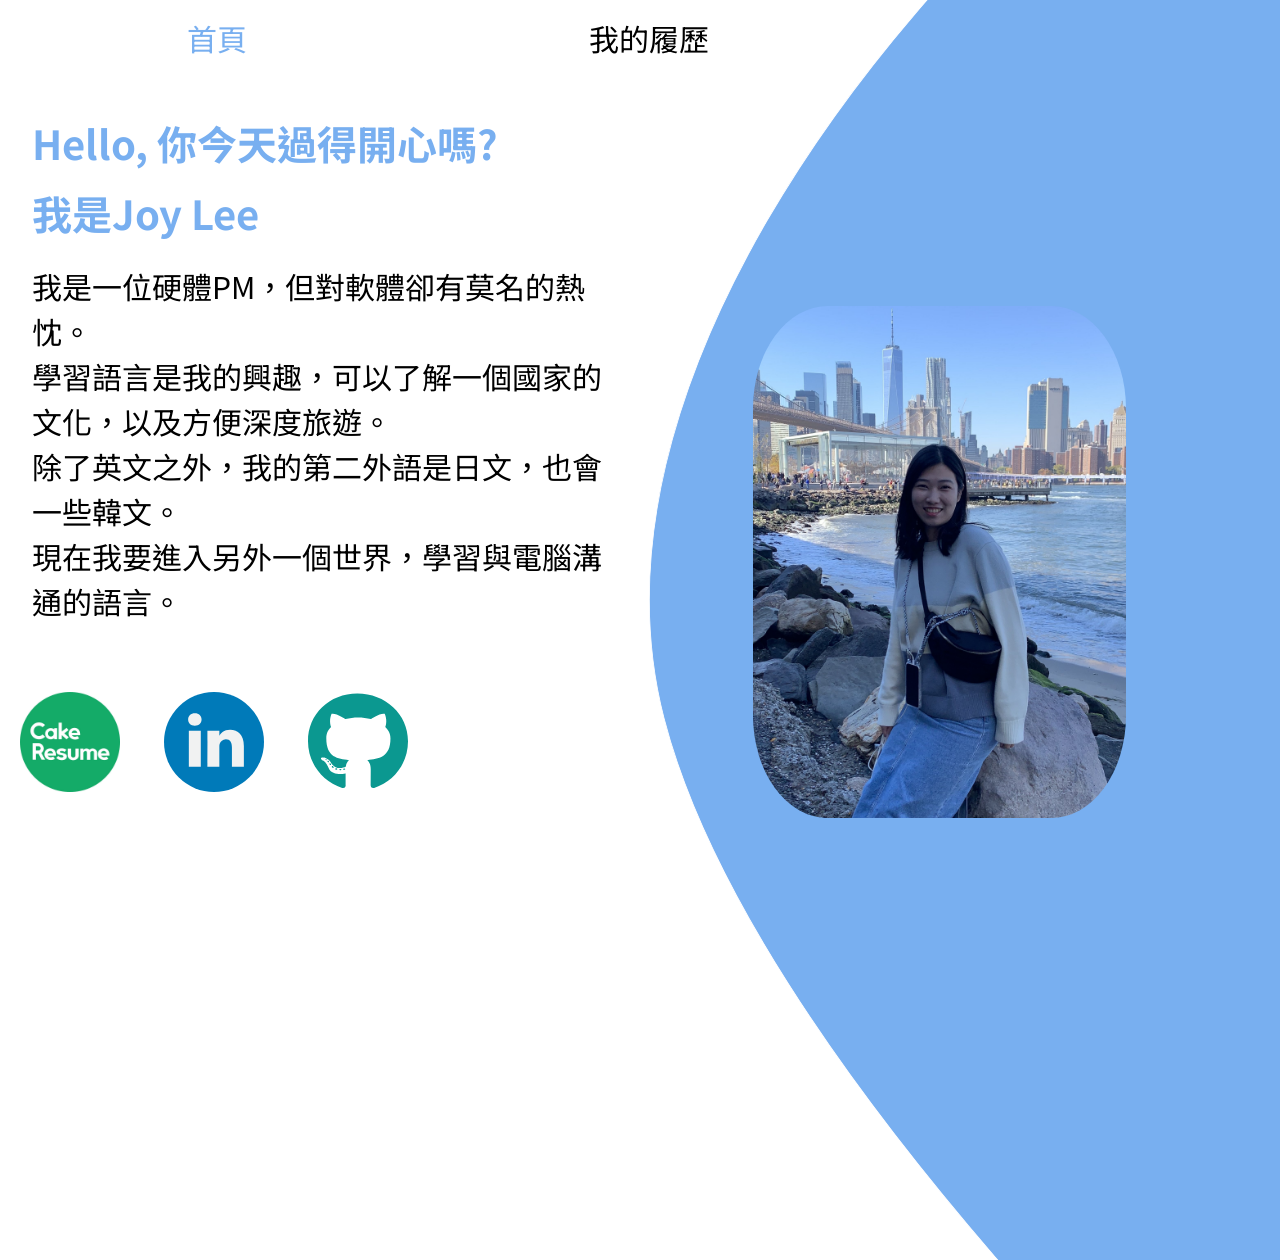
<file: Application/index.html>
<!DOCTYPE html>
<html lang="zh">

<head>
    <meta charset="UTF-8">
    <meta http-equiv="X-UA-Compatible" content="IE=edge">
    <meta name="viewport" content="width=device-width, initial-scale=1.0">
    <meta name="author" content="Joy Lee">
    <meta name="robots" content="index, follow">
    <meta name="description" content="Joy Lee的個人網站">
    <title>網頁前端工程師</title>
    <link rel="preconnect" href="https://fonts.googleapis.com">
    <link rel="preconnect" href="https://fonts.gstatic.com" crossorigin>
    <link href="https://fonts.googleapis.com/css2?family=Noto+Sans+TC&display=swap" rel="stylesheet">
    <link rel="stylesheet" href="./styles/animation.css">
    <link rel="stylesheet" href="./styles/style.css">
</head>

<body>
    <!-- 動畫 -->
    <div class="animation">
        <div class="logo">
            <!-- J 1-->
            <svg width="44" height="76" viewBox="0 0 44 76" fill="none" xmlns="http://www.w3.org/2000/svg">
                <path
                    d="M33.9993 0.772705H33.4993V1.27271V53.2613C33.4993 56.218 33.0334 58.688 32.1237 60.6894L32.1226 60.6918C31.2372 62.6669 29.9532 64.1471 28.2733 65.155C26.5911 66.1644 24.5302 66.6818 22.0675 66.6818C19.8338 66.6818 17.8609 66.2676 16.1381 65.4515C14.4132 64.6345 13.0646 63.5074 12.0772 62.0727C11.1211 60.6258 10.6357 58.9262 10.6357 56.9545V56.4545H10.1357H1.47089H0.970886V56.9545C0.970886 60.754 1.87954 64.0607 3.71653 66.8529C5.54567 69.6332 8.05683 71.7755 11.2357 73.2801L11.2385 73.2814C14.4159 74.7609 18.0291 75.4943 22.0675 75.4943C26.3486 75.4943 30.0913 74.6401 33.2787 72.9126C36.4707 71.1826 38.9431 68.6467 40.6919 65.3192C42.4429 61.9875 43.3061 57.9615 43.3061 53.2613V1.27271V0.772705H42.8061H33.9993Z"
                    fill="white" stroke="black" id="first" class="thePaths" />
            </svg>
            <!-- o2 -->
            <svg width="52" height="60" viewBox="0 0 52 60" fill="none" xmlns="http://www.w3.org/2000/svg">
                <path
                    d="M39.1894 55.043C42.9894 52.6466 45.9379 49.2954 48.0352 45.0047C50.1584 40.7096 51.2115 35.7071 51.2115 30.0114C51.2115 24.2689 50.1586 19.2312 48.0357 14.9125C45.9385 10.598 42.9899 7.23428 39.189 4.8374C35.4061 2.43686 31.0021 1.24432 25.9956 1.24432C20.9887 1.24432 16.5733 2.43701 12.7672 4.83701L12.766 4.83778C8.989 7.23473 6.041 10.5981 3.92044 14.9115L3.91945 14.9135C1.82057 19.2319 0.779663 24.2692 0.779663 30.0114C0.779663 35.7068 1.8208 40.7089 3.91993 45.0037L3.92094 45.0057C6.04171 49.2954 8.9897 52.6464 12.766 55.0429L12.7672 55.0437C16.5733 57.4437 20.9887 58.6364 25.9956 58.6364C31.0023 58.6364 35.4064 57.4437 39.1894 55.043ZM39.1894 55.043C39.1891 55.0432 39.1887 55.0435 39.1884 55.0437L38.9217 54.6207M39.1894 55.043C39.1895 55.043 39.1896 55.0429 39.1896 55.0429L38.9217 54.6207M38.9217 54.6207C42.6386 52.277 45.5268 48.9981 47.5865 44.7841L13.0339 54.6207C16.7508 56.9645 21.0713 58.1364 25.9956 58.1364C30.9198 58.1364 35.2285 56.9645 38.9217 54.6207ZM34.9176 47.34C32.6089 49.1733 29.648 50.108 25.9956 50.108C22.3431 50.108 19.3822 49.1733 17.0736 47.34C14.736 45.4837 13.0001 43.0402 11.8691 39.9936C10.7316 36.9293 10.1603 33.6034 10.1603 30.0114C10.1603 26.4194 10.7316 23.0812 11.8696 19.9925C13.001 16.9215 14.7376 14.4541 17.0759 12.5743C19.3845 10.7184 22.3445 9.77273 25.9956 9.77273C29.6466 9.77273 32.6066 10.7184 34.9152 12.5743C37.2535 14.4541 38.9902 16.9215 40.1216 19.9925C41.2595 23.0812 41.8308 26.4194 41.8308 30.0114C41.8308 33.6034 41.2595 36.9293 40.122 39.9936C38.9911 43.0402 37.2551 45.4837 34.9176 47.34Z"
                    fill="white" stroke="black" id="second" class="thePaths" />
            </svg>
            <!-- y3 -->
            <svg width="53" height="77" viewBox="0 0 53 77" fill="none" xmlns="http://www.w3.org/2000/svg"
                style="margin-right: 2rem">
                <path
                    d="M4.95542 75.2668L5.07072 74.8671L7.20141 67.4807L7.33584 67.0147L7.80574 67.1349C9.80407 67.6461 11.5441 67.825 13.0343 67.6896C14.4636 67.5596 15.7403 66.9239 16.8741 65.7456L16.8808 65.7387L16.8808 65.7388C18.0368 64.5828 19.1306 62.6613 20.1386 59.9184L21.6378 55.8298L1.53075 1.17263L1.2833 0.5H2H11.0909H11.4469L11.5634 0.836339L26.4318 43.7585L41.3003 0.836339L41.4168 0.5H41.7727H50.8636H51.5821L51.3325 1.17369L28.1792 63.6734C27.1227 66.5307 25.8072 68.9153 24.2245 70.8148C22.6409 72.7391 20.7926 74.1741 18.6797 75.1078M4.95542 75.2668L18.6794 75.1079C18.6795 75.1079 18.6796 75.1078 18.6797 75.1078M4.95542 75.2668L5.32753 75.4529C5.82089 75.6996 6.65003 75.9222 7.76058 76.1351M4.95542 75.2668L7.76058 76.1351M18.6797 75.1078C16.5947 76.0396 14.2514 76.5 11.6591 76.5C10.2141 76.5 8.91338 76.3799 7.76058 76.1351M18.6797 75.1078L7.76058 76.1351"
                    fill="white" stroke="black" id="third" class="thePaths" />
            </svg>
            <!-- L4 -->
            <svg width="43" height="73" viewBox="0 0 43 73" fill="none" xmlns="http://www.w3.org/2000/svg">
                <path d="M0.181819 73V0.272725H8.98864V65.1875H42.7955V73H0.181819Z" fill="white" />
                <path
                    d="M0.181819 73H-0.818181V74H0.181819V73ZM0.181819 0.272725V-0.727275H-0.818181V0.272725H0.181819ZM8.98864 0.272725H9.98864V-0.727275H8.98864V0.272725ZM8.98864 65.1875H7.98864V66.1875H8.98864V65.1875ZM42.7955 65.1875H43.7955V64.1875H42.7955V65.1875ZM42.7955 73V74H43.7955V73H42.7955ZM1.18182 73V0.272725H-0.818181V73H1.18182ZM0.181819 1.27273H8.98864V-0.727275H0.181819V1.27273ZM7.98864 0.272725V65.1875H9.98864V0.272725H7.98864ZM8.98864 66.1875H42.7955V64.1875H8.98864V66.1875ZM41.7955 65.1875V73H43.7955V65.1875H41.7955ZM42.7955 72H0.181819V74H42.7955V72Z"
                    fill="black" id="fourth" class="thePaths" />
            </svg>

            <!-- e5 -->
            <svg width="51" height="60" viewBox="0 0 51 60" fill="none" xmlns="http://www.w3.org/2000/svg">
                <path
                    d="M13.0743 55.0815L13.0774 55.0834C16.9803 57.459 21.6073 58.6364 26.9382 58.6364C30.6827 58.6364 34.0711 58.0602 37.0962 56.8986L37.0994 56.8973C40.1177 55.7141 42.6652 54.0671 44.7319 51.9517L44.7339 51.9496C46.8002 49.8105 48.2731 47.3276 49.1487 44.5062L49.301 44.0154L48.8063 43.8766L40.7097 41.6038L40.2676 41.4797L40.1064 41.9097C39.4193 43.742 38.4513 45.2636 37.2075 46.4853C35.9604 47.6866 34.4732 48.5963 32.7389 49.2127C31.0245 49.8069 29.0929 50.108 26.9382 50.108C23.6276 50.108 20.7452 49.3911 18.2751 47.9734C15.8091 46.5344 13.874 44.4437 12.4703 41.6833C11.2823 39.2866 10.5978 36.419 10.4323 33.0682H49.5234H50.0234V32.5682V29.017C50.0234 23.8863 49.3438 19.5357 47.9655 15.9812C46.5944 12.4452 44.7453 9.58369 42.4073 7.41576C40.0864 5.24014 37.5048 3.66291 34.6639 2.69166C31.8435 1.72744 28.9836 1.24432 26.0859 1.24432C21.0763 1.24432 16.6702 2.47392 12.8865 4.94778C9.13404 7.39303 6.21112 10.8041 4.11542 15.1641L4.11491 15.1651C2.0414 19.505 1.01208 24.5052 1.01208 30.1534C1.01208 35.8014 2.04135 40.7789 4.11584 45.0726L4.11734 45.0757C6.21633 49.346 9.20259 52.6858 13.0743 55.0815ZM40.4951 24.8239H10.4727C10.6793 22.5549 11.2866 20.4056 12.2939 18.3726C13.5578 15.8217 15.3586 13.7574 17.7013 12.1727L17.7022 12.1721C20.0471 10.5785 22.8344 9.77273 26.0859 9.77273C29.0369 9.77273 31.5695 10.4519 33.7037 11.7914L33.7057 11.7927C35.8745 13.1396 37.54 14.9751 38.7069 17.3088L38.7087 17.3123C39.8329 19.5176 40.4319 22.0182 40.4951 24.8239Z"
                    fill="white" stroke="black" id="fifth" class="thePaths" />
            </svg>
            <!-- e6 -->
            <svg width="51" height="60" viewBox="0 0 51 60" fill="none" xmlns="http://www.w3.org/2000/svg">
                <path
                    d="M13.0743 55.0815L13.0774 55.0834C16.9803 57.459 21.6073 58.6364 26.9382 58.6364C30.6827 58.6364 34.0711 58.0602 37.0962 56.8986L37.0994 56.8973C40.1177 55.7141 42.6652 54.0671 44.7319 51.9517L44.7339 51.9496C46.8002 49.8105 48.2731 47.3276 49.1487 44.5062L49.301 44.0154L48.8063 43.8766L40.7097 41.6038L40.2676 41.4797L40.1064 41.9097C39.4193 43.742 38.4513 45.2636 37.2075 46.4853C35.9604 47.6866 34.4732 48.5963 32.7389 49.2127C31.0245 49.8069 29.0929 50.108 26.9382 50.108C23.6276 50.108 20.7452 49.3911 18.2751 47.9734C15.8091 46.5344 13.874 44.4437 12.4703 41.6833C11.2823 39.2866 10.5978 36.419 10.4323 33.0682H49.5234H50.0234V32.5682V29.017C50.0234 23.8863 49.3438 19.5357 47.9655 15.9812C46.5944 12.4452 44.7453 9.58369 42.4073 7.41576C40.0864 5.24014 37.5048 3.66291 34.6639 2.69166C31.8435 1.72744 28.9836 1.24432 26.0859 1.24432C21.0763 1.24432 16.6702 2.47392 12.8865 4.94778C9.13404 7.39303 6.21112 10.8041 4.11542 15.1641L4.11491 15.1651C2.0414 19.505 1.01208 24.5052 1.01208 30.1534C1.01208 35.8014 2.04135 40.7789 4.11584 45.0726L4.11734 45.0757C6.21633 49.346 9.20259 52.6858 13.0743 55.0815ZM40.4951 24.8239H10.4727C10.6793 22.5549 11.2866 20.4056 12.2939 18.3726C13.5578 15.8217 15.3586 13.7574 17.7013 12.1727L17.7022 12.1721C20.0471 10.5785 22.8344 9.77273 26.0859 9.77273C29.0369 9.77273 31.5695 10.4519 33.7037 11.7914L33.7057 11.7927C35.8745 13.1396 37.54 14.9751 38.7069 17.3088L38.7087 17.3123C39.8329 19.5176 40.4319 22.0182 40.4951 24.8239Z"
                    fill="white" stroke="black" id="sixth" class="thePaths" />
            </svg>
            <!-- 個7 -->
            <svg width="94" height="95" viewBox="0 0 94 95" fill="none" xmlns="http://www.w3.org/2000/svg">
                <path
                    d="M34.1 6.6H33.6V7.1V93V93.5H34.1H41.1H41.6V93V87.5H84.9V92.2V92.7H85.4H92.6H93.1V92.2V7.1V6.6H92.6H34.1ZM84.9 14.3V79.8H41.6V14.3H84.9ZM45.2 27.8H44.7V28.3V34.2V34.7H45.2H59.9V44.7H49.4H48.9V45.2V72V72.5H49.4H78.1H78.6V72V45.2V44.7H78.1H67V34.7H82H82.5V34.2V28.3V27.8H82H67V17V16.5H66.5H60.4H59.9V17V27.8H45.2ZM23.8392 1.01977L23.373 0.884646L23.2241 1.34659C18.3406 16.4954 10.1719 31.5269 1.23171 41.2618L0.955875 41.5622L1.19464 41.8927C1.82272 42.7624 2.65928 44.2113 3.41831 45.6796C4.17822 47.1496 4.8384 48.5964 5.12563 49.4581L5.40259 50.289L5.97728 49.6281C9.04631 46.0987 12.048 42.0378 14.9 37.6108V93.2V93.7H15.4H22.5H23V93.2V23.2451C26.1194 16.9227 28.8664 10.282 31.0743 3.65811L31.2388 3.16459L30.7392 3.01976L23.8392 1.01977ZM55.7 51.3H71.6V65.8H55.7V51.3Z"
                    fill="white" stroke="black" id="seventh" class="thePaths" />
            </svg>

            <!-- 人8 -->
            <svg width="99" height="91" viewBox="0 0 99 91" fill="none" xmlns="http://www.w3.org/2000/svg">
                <path
                    d="M43.8 0.599976H43.3256L43.3007 1.0737C43.2652 1.74823 43.2315 2.51087 43.1942 3.35369C42.8633 10.8428 42.2528 24.6619 37.6111 39.2357C32.4503 55.4394 22.3187 72.5332 2.07289 82.8545L1.3528 83.2216L2.00279 83.7021C4.28358 85.3879 6.73291 87.6489 7.98733 89.4823L8.24219 89.8548L8.63874 89.6393C29.485 78.3098 40.2744 60.0841 45.9501 42.7556C47.0124 39.5126 47.8959 36.2997 48.633 33.1678C49.4188 36.1943 50.3453 39.325 51.4398 42.5004C57.5502 60.2294 68.9162 79.4206 90.2841 89.6509L90.7034 89.8517L90.9341 89.448C92.0945 87.4174 94.3455 84.9649 96.5057 83.2956L97.1598 82.7902L96.4085 82.4455C75.9773 73.073 65.0213 55.2127 59.1335 38.6698C53.9962 24.2353 52.7347 10.8485 52.3974 5.09323C52.4525 4.08333 52.4988 3.14682 52.5411 2.29124C52.5613 1.88403 52.5805 1.49515 52.5993 1.12542L52.6261 0.599976H52.1H43.8Z"
                    fill="white" stroke="black" id="eighth" class="thePaths" />
            </svg>

            <!-- 網9 -->
            <svg width="94" height="96" viewBox="0 0 94 96" fill="none" xmlns="http://www.w3.org/2000/svg">
                <path
                    d="M50.9 39H62V48.5H50.1H49.6V49V54.9V55.4H50.1H53.8V69C53.8 72.5948 54.1885 75.1717 55.6081 76.8256C57.0487 78.504 59.4268 79.1 63 79.1H63.0077H63.0155H63.0236H63.0318H63.0401H63.0487H63.0574H63.0662H63.0752H63.0844H63.0937H63.1032H63.1129H63.1227H63.1327H63.1428H63.1531H63.1635H63.1741H63.1849H63.1958H63.2069H63.2181H63.2295H63.241H63.2527H63.2645H63.2765H63.2886H63.3008H63.3133H63.3258H63.3386H63.3514H63.3644H63.3776H63.3909H63.4043H63.4179H63.4316H63.4455H63.4595H63.4736H63.4879H63.5024H63.5169H63.5316H63.5465H63.5614H63.5766H63.5918H63.6072H63.6227H63.6384H63.6542H63.6701H63.6861H63.7023H63.7186H63.7351H63.7516H63.7683H63.7852H63.8021H63.8192H63.8364H63.8538H63.8712H63.8888H63.9065H63.9243H63.9423H63.9604H63.9786H63.9969H64.0153H64.0339H64.0525H64.0713H64.0902H64.1093H64.1284H64.1477H64.167H64.1865H64.2061H64.2258H64.2457H64.2656H64.2856H64.3058H64.3261H64.3464H64.3669H64.3875H64.4082H64.429H64.4499H64.4709H64.4921H64.5133H64.5346H64.5561H64.5776H64.5992H64.621H64.6428H64.6647H64.6868H64.7089H64.7311H64.7535H64.7759H64.7984H64.821H64.8437H64.8665H64.8894H64.9124H64.9355H64.9587H64.982H65.0053H65.0288H65.0523H65.0759H65.0996H65.1234H65.1473H65.1713H65.1953H65.2195H65.2437H65.268H65.2924H65.3169H65.3414H65.366H65.3908H65.4155H65.4404H65.4654H65.4904H65.5155H65.5407H65.5659H65.5913H65.6167H65.6421H65.6677H65.6933H65.719H65.7448H65.7706H65.7965H65.8225H65.8486H65.8747H65.9009H65.9271H65.9534H65.9798H66.0062H66.0328H66.0593H66.086H66.1127H66.1394H66.1663H66.1931H66.2201H66.2471H66.2741H66.3013H66.3284H66.3557H66.383H66.4103H66.4377H66.4652H66.4927H66.5202H66.5478H66.5755H66.6032H66.631H66.6588H66.6867H66.7146H66.7425H66.7706H66.7986H66.8267H66.8549H66.8831H66.9113H66.9396H66.9679H66.9963H67.0247H67.0531H67.0816H67.1101H67.1387H67.1673H67.1959H67.2246H67.2533H67.2821H67.3109H67.3397H67.3686H67.3975H67.4264H67.4553H67.4843H67.5134H67.5424H67.5715H67.6006H67.6297H67.6589H67.6881H67.7173H67.7465H67.7758H67.8051H67.8344H67.8638H67.8931H67.9225H67.9519H67.9813H68.0108H68.0403H68.0697H68.0992H68.1288H68.1583H68.1879H68.2174H68.247H68.2766H68.3062H68.3359H68.3655H68.3952H68.4248H68.4545H68.4842H68.5139H68.5436H68.5733H68.603H68.6328H68.6625H68.6922H68.722H68.7517H68.7815H68.8112H68.841H68.8707H68.9005H68.9303H68.96H68.9898H69.0195H69.0493H69.0791H69.1088H69.1386H69.1683H69.1981H69.2278H69.2575H69.2872H69.3169H69.3466H69.3764H69.406H69.4357H69.4654H69.495H69.5247H69.5543H69.5839H69.6135H69.6431H69.6727H69.7023H69.7318H69.7613H69.7908H69.8203H69.8498H69.8792H69.9087H69.9381H69.9675H69.9968H70.0262H70.0555H70.0848H70.1141H70.1433H70.1725H70.2017H70.2309H70.26H70.2892H70.3182H70.3473H70.3763H70.4053H70.4343H70.4632H70.4921H70.521H70.5498H70.5786H70.6073H70.6361H70.6647H70.6934H70.722H70.7506H70.7791H70.8076H70.8361H70.8645H70.8929H70.9212H70.9495H70.9777H71.0059H71.0341H71.0622H71.0902H71.1183H71.1462H71.1741H71.202H71.2298H71.2576H71.2853H71.313H71.3406H71.3682H71.3957H71.4232H71.4506H71.4779H71.5052H71.5325H71.5597H71.5868H71.6139H71.6409H71.6678H71.6947H71.7216H71.7483H71.775H71.8017H71.8283H71.8548H71.8812H71.9076H71.934H71.9602H71.9864H72.0125H72.0386H72.0646H72.0905H72.1164H72.1421H72.1678H72.1935H72.219H72.2445H72.27H72.2953H72.3206H72.3458H72.3709H72.3959H72.4209H72.4458H72.4706H72.4953H72.5199H72.5445H72.569H72.5934H72.6177H72.6419H72.6661H72.6902H72.7141H72.738H72.7618H72.7856H72.8092H72.8327H72.8562H72.8796H72.9029H72.926H72.9491H72.9722H72.9951H73.0179H73.0406H73.0632H73.0858H73.1082H73.1306H73.1528H73.175H73.197H73.219H73.2408H73.2626H73.2842H73.3058H73.3272H73.3486H73.3698H73.3909H73.412H73.4329H73.4537H73.4744H73.495H73.5155H73.5359H73.5562H73.5764H73.5965H73.6164H73.6363H73.656H73.6756H73.6951H73.7145H73.7338H73.7529H73.772H73.7909H73.8097H73.8284H73.847H73.8654H73.8838H73.902H73.9201H73.938H73.9559H73.9736H73.9912H74.0087H74.0261H74.0433H74.0604H74.0774H74.0942H74.1109H74.1275H74.144H74.1603H74.1765H74.1926H74.2085H74.2243H74.24H74.2556H74.271H74.2862H74.3014H74.3164H74.3312H74.346H74.3605H74.375H74.3893H74.4035H74.4175H74.4314H74.4452H74.4588H74.4722H74.4855H74.4987H74.5117H74.5246H74.5374H74.5499H74.5624H74.5747H74.5868H74.5988H74.6107H74.6224H74.6339H74.6453H74.6566H74.6676H74.6786H74.6894H74.7H74.7098C75.9026 79.1 77.09 79.1 78.1425 79.0366C79.1888 78.9736 80.1537 78.8458 80.8795 78.5667L81.2477 78.425L81.1956 78.0339C81.0973 77.2965 80.9982 76.2329 80.8979 75.1297C80.8895 75.0375 80.8812 74.9451 80.8728 74.8526C80.7813 73.8446 80.689 72.8277 80.5966 72.0416L80.5313 71.4873L79.9876 71.6128C78.7508 71.8982 76.1055 72 74.6 72H74.59H74.5798H74.5694H74.559H74.5484H74.5376H74.5267H74.5157H74.5045H74.4931H74.4817H74.4701H74.4583H74.4464H74.4344H74.4222H74.4099H74.3975H74.3849H74.3722H74.3594H74.3464H74.3333H74.32H74.3067H74.2932H74.2795H74.2657H74.2518H74.2378H74.2236H74.2093H74.1949H74.1804H74.1657H74.1509H74.136H74.1209H74.1057H74.0904H74.075H74.0594H74.0438H74.028H74.012H73.996H73.9799H73.9636H73.9472H73.9307H73.914H73.8973H73.8804H73.8634H73.8463H73.8291H73.8118H73.7943H73.7768H73.7591H73.7413H73.7234H73.7054H73.6873H73.6691H73.6507H73.6323H73.6137H73.5951H73.5763H73.5574H73.5384H73.5193H73.5001H73.4808H73.4614H73.4419H73.4223H73.4026H73.3828H73.3629H73.3429H73.3228H73.3026H73.2822H73.2618H73.2413H73.2207H73.2H73.1792H73.1583H73.1373H73.1163H73.0951H73.0738H73.0524H73.031H73.0095H72.9878H72.9661H72.9443H72.9224H72.9004H72.8783H72.8561H72.8339H72.8115H72.7891H72.7666H72.744H72.7213H72.6985H72.6757H72.6528H72.6298H72.6067H72.5835H72.5602H72.5369H72.5135H72.49H72.4664H72.4428H72.4191H72.3953H72.3714H72.3474H72.3234H72.2993H72.2752H72.2509H72.2266H72.2022H72.1777H72.1532H72.1286H72.104H72.0792H72.0544H72.0295H72.0046H71.9796H71.9545H71.9294H71.9042H71.8789H71.8536H71.8282H71.8028H71.7772H71.7517H71.726H71.7003H71.6746H71.6488H71.6229H71.5969H71.571H71.5449H71.5188H71.4926H71.4664H71.4402H71.4138H71.3875H71.361H71.3346H71.308H71.2814H71.2548H71.2281H71.2014H71.1746H71.1478H71.1209H71.094H71.067H71.04H71.0129H70.9858H70.9586H70.9315H70.9042H70.8769H70.8496H70.8222H70.7948H70.7674H70.7399H70.7124H70.6848H70.6572H70.6296H70.6019H70.5742H70.5464H70.5186H70.4908H70.463H70.4351H70.4072H70.3792H70.3512H70.3232H70.2952H70.2671H70.239H70.2109H70.1827H70.1545H70.1263H70.098H70.0698H70.0415H70.0132H69.9848H69.9564H69.928H69.8996H69.8712H69.8427H69.8143H69.7858H69.7572H69.7287H69.7001H69.6716H69.643H69.6143H69.5857H69.5571H69.5284H69.4997H69.4711H69.4424H69.4136H69.3849H69.3562H69.3274H69.2987H69.2699H69.2411H69.2123H69.1835H69.1547H69.1259H69.0971H69.0683H69.0394H69.0106H68.9817H68.9529H68.924H68.8952H68.8663H68.8375H68.8086H68.7798H68.7509H68.722H68.6932H68.6643H68.6355H68.6066H68.5778H68.5489H68.5201H68.4913H68.4624H68.4336H68.4048H68.376H68.3472H68.3184H68.2896H68.2609H68.2321H68.2033H68.1746H68.1459H68.1172H68.0885H68.0598H68.0311H68.0024H67.9738H67.9452H67.9166H67.888H67.8594H67.8308H67.8023H67.7738H67.7453H67.7168H67.6883H67.6599H67.6315H67.6031H67.5747H67.5464H67.518H67.4897H67.4615H67.4332H67.405H67.3768H67.3487H67.3205H67.2924H67.2643H67.2363H67.2083H67.1803H67.1523H67.1244H67.0965H67.0687H67.0409H67.0131H66.9853H66.9576H66.9299H66.9023H66.8747H66.8471H66.8196H66.7921H66.7646H66.7372H66.7099H66.6825H66.6553H66.628H66.6008H66.5737H66.5466H66.5195H66.4925H66.4655H66.4386H66.4117H66.3849H66.3581H66.3313H66.3047H66.278H66.2514H66.2249H66.1984H66.172H66.1456H66.1193H66.093H66.0668H66.0406H66.0145H65.9885H65.9625H65.9366H65.9107H65.8849H65.8591H65.8334H65.8078H65.7822H65.7567H65.7312H65.7058H65.6805H65.6552H65.63H65.6049H65.5798H65.5548H65.5299H65.505H65.4802H65.4554H65.4308H65.4062H65.3816H65.3572H65.3328H65.3085H65.2842H65.2601H65.236H65.2119H65.188H65.1641H65.1403H65.1166H65.0929H65.0694H65.0459H65.0225H64.9991H64.9759H64.9527H64.9296H64.9066H64.8836H64.8608H64.838H64.8153H64.7927H64.7702H64.7478H64.7255H64.7032H64.681H64.6589H64.6369H64.615H64.5932H64.5715H64.5499H64.5283H64.5068H64.4855H64.4642H64.443H64.4219H64.401H64.3801H64.3593H64.3386H64.318H64.2974H64.277H64.2567H64.2365H64.2164H64.1964H64.1764H64.1566H64.1369H64.1173H64.0978H64.0784H64.0591H64.0399H64.0208H64.0018H63.9829H63.9642H63.9455H63.9269H63.9085H63.8901H63.8719H63.8538H63.8358H63.8179H63.8001H63.7824H63.7649H63.7474H63.7301H63.7128H63.6957H63.6788H63.6619H63.6451H63.6285H63.612H63.5956H63.5793H63.5631H63.5471H63.5312H63.5154H63.4997H63.4841H63.4687H63.4534H63.4382H63.4231H63.4082H63.3934H63.3787H63.3642H63.3497H63.3354H63.3213H63.3072H63.2933H63.2795H63.2659H63.2524H63.239H63.2257H63.2126H63.1996H63.1868H63.1741H63.1615H63.1491H63.1368H63.1246H63.1126H63.1007H63.0889H63.0773H63.0658H63.0545H63.0433H63.0323H63.0214H63.0106H63C62.1025 72 61.7904 71.8103 61.6171 71.5192C61.5105 71.3401 61.4261 71.0728 61.3723 70.6631C61.3189 70.2558 61.3 69.7447 61.3 69.1V55.4H82.1H82.6V54.9V49V48.5H82.1H69.5V39H81.5H82V38.5V32.6V32.1H81.5H74.6863C75.9367 29.6697 77.3449 26.5807 78.754 23.4899C79.4942 21.8661 80.2347 20.2419 80.9526 18.7124L81.1927 18.2009L80.6558 18.0249L74.5558 16.0249L74.048 15.8584L73.9156 16.3761C72.8247 20.6403 70.4361 27.0123 68.644 30.9948L68.4242 31.4833L68.9267 31.669L70.0929 32.1H59.8727L61.8716 31.3696L62.2614 31.2272L62.1932 30.8178C61.5839 27.1622 59.6657 21.3105 57.3409 16.9642L57.1382 16.5852L56.7331 16.7287L51.9331 18.4287L51.4147 18.6122L51.6466 19.1108C53.4982 23.0918 55.2583 28.4469 55.8861 32.1H50.9H50.4V32.6V38.5V39H50.9ZM40.3 6.29997H39.8V6.79997V49.605C37.836 44.5934 34.802 38.6718 31.7218 33.8315L31.4942 33.4738L31.104 33.64L25.704 35.94L25.1735 36.1659L25.4724 36.6591C26.9136 39.0372 28.3407 41.7139 29.636 44.4239C25.2816 44.6563 21.0105 44.8747 16.9798 45.0747C23.5758 36.5832 30.9624 25.6118 36.5246 16.6639L36.8238 16.1827L36.3091 15.9458L30.0091 13.0458L29.5775 12.8471L29.3571 13.268C26.6336 18.4674 22.952 24.747 19.0211 30.8376C17.698 29.0317 16.0805 27.0854 14.3296 25.1468C18.0078 19.5767 22.2049 11.527 25.6448 4.82838L25.9004 4.33061L25.3771 4.1324L18.7771 1.6324L18.3156 1.4576L18.1348 1.91671C16.0597 7.18421 12.6418 14.4972 9.52412 20.1642C8.65421 19.3176 7.78601 18.501 6.93597 17.7297L6.54974 17.3792L6.21587 17.7799L2.21587 22.5799L1.91786 22.9375L2.25329 23.2603C6.66879 27.5091 11.5506 33.1318 14.4742 37.6245C12.5015 40.4545 10.5336 43.1227 8.65443 45.479C6.17683 45.5968 3.86725 45.7044 1.77701 45.8005L1.23973 45.8252L1.3035 46.3593L2.1035 53.0593L2.15972 53.5301L2.63287 53.4989C6.54188 53.2412 10.9934 52.9645 15.7441 52.6693C16.4562 52.625 17.1752 52.5804 17.9 52.5353V94V94.5H18.4H25H25.5V94V52.0587C27.8824 51.9076 30.2956 51.7524 32.7139 51.5931C33.551 53.8113 34.2096 55.8757 34.6129 57.613L34.7514 58.2094L35.308 57.9546L39.8 55.899V76.4016C39.0122 71.4596 36.9663 64.2947 34.4562 58.6954L34.2752 58.2916L33.8523 58.4223L28.3523 60.1223L27.8282 60.2843L28.038 60.7912C30.4245 66.5586 32.5103 74.1145 33.1037 78.9607L33.1764 79.5549L33.7482 79.3775L39.5482 77.5775L39.8 77.4994V94.2V94.7H40.3H47.1H47.6V94.2V14H84.9V85.6C84.9 86.2842 84.7941 86.5555 84.6637 86.6919C84.5307 86.8309 84.2587 86.95 83.5818 87C83.3366 87.0002 82.9865 87.0036 82.5508 87.0078C80.6098 87.0269 76.9684 87.0625 73.3222 86.9005L72.4927 86.8636L72.8481 87.614C73.7348 89.4859 74.7114 92.4302 74.903 94.1552L74.9525 94.6H75.4C78.652 94.6 81.3686 94.5501 83.6019 94.3734C85.8302 94.1972 87.612 93.8926 88.9795 93.3667L88.9914 93.3621L89.0031 93.3569C90.4422 92.7172 91.4188 91.8396 92.0163 90.5473C92.6007 89.2835 92.8 87.6689 92.8 85.6V6.79997V6.29997H92.3H88.7H88.2H85.4H84.9H40.3ZM7.88598 58.7074L7.36967 58.6173L7.30393 59.1373C6.20521 67.8271 4.31324 76.7515 1.1572 82.7677L0.913868 83.2316L1.38853 83.4531C1.71032 83.6032 2.08562 83.7741 2.49318 83.9596C3.06761 84.221 3.70614 84.5117 4.34933 84.8148C5.44175 85.3296 6.45829 85.8398 7.02263 86.216L7.49389 86.5302L7.74719 86.0236C10.9837 79.5506 13.2928 69.8868 14.5954 60.3678L14.6607 59.8903L14.186 59.8074L7.88598 58.7074Z"
                    fill="white" stroke="black" id="nineth" class="thePaths" />
            </svg>

            <!-- 頁10 -->
            <svg width="96" height="90" viewBox="0 0 96 90" fill="none" xmlns="http://www.w3.org/2000/svg">
                <path
                    d="M15.6 16.8H15.1V17.3V68.3V68.8H15.6H81.9H82.4V68.3V17.3V16.8H81.9H49.8815C50.7405 14.2671 51.6325 11.4379 52.4977 8.60001H89.6H90.1V8.10001V1.20001V0.700012H89.6H6.1H5.6V1.20001V8.10001V8.60001H6.1H42.9518C42.4286 11.3219 41.7555 14.2395 41.0583 16.8H15.6ZM55.0606 74.5329L54.445 75.102L55.2383 75.3731C66.915 79.3652 78.788 84.654 85.8593 88.5383L86.1377 88.6912L86.3944 88.5041L93.3944 83.4041L94.0586 82.9203L93.3236 82.5528C85.4972 78.6396 72.674 73.4309 60.8569 69.5253L60.577 69.4328L60.3606 69.6329L55.0606 74.5329ZM34.1923 69.0944L33.9111 68.8917L33.6227 69.084C26.7907 73.6386 13.1531 78.8217 2.37033 81.7171L1.50443 81.9496L2.15732 82.5641C3.83605 84.1441 6.11693 86.7226 7.3 88.3L7.50538 88.5739L7.83498 88.4815C18.5614 85.4741 32.2081 80.1587 40.9601 74.827L41.6037 74.4349L40.9923 73.9944L34.1923 69.0944ZM23.9 38.6H73.4V46.8H23.9V38.6ZM23.9 53.6H73.4V61.8H23.9V53.6ZM23.9 23.8H73.4V31.8H23.9V23.8Z"
                    fill="white" stroke="black" id="tenth" class="thePaths" />
            </svg>
        </div>
    </div>

    <!-- 藍色背景 -->
    <img class="blue" src="./ICONS/bluebackground.svg" alt="OrangeBackground">
    <header>
        <nav>
            <ul>
                <li><a class="active" href="#">首頁</a></li>
                <li><a href="resume.html">我的履歷</a></li>
            </ul>
        </nav>
    </header>
    <main>
        <section class="left">
            <h1>Hello, 你今天過得開心嗎?
                <br />
                我是Joy Lee
            </h1>
            <p>
                我是一位硬體PM，但對軟體卻有莫名的熱忱。<br />
                學習語言是我的興趣，可以了解一個國家的文化，以及方便深度旅遊。<br />
                除了英文之外，我的第二外語是日文，也會一些韓文。<br />
                現在我要進入另外一個世界，學習與電腦溝通的語言。<br />
            </p>
        </section>
        <section class="right">
            <img src="./self photo/photo12.jpg" alt="個人照1">

        </section>
    </main>

    <footer>
        <a href="https://www.cakeresume.com/s--Ln-RjjuO5XkrKMS832iM_Q--/joy-lee"><img src="./ICONS/cakeresume.jpg" alt="cakeresume" title="cakeresume" width="100px" height="100px"></a>
        <a href="https://www.linkedin.com/in/joy-lee-b544b4b8"><img src="./ICONS/linkedin.svg" alt="linkedin" title="linkedin"></a>
        <a href="https://github.com/joylearncode"><img src="./ICONS/github-brands 1.svg" alt="github-brands" title="github"></a>

    </footer>
</body>

<script src="./app.js">

</script>

</html>
</file>
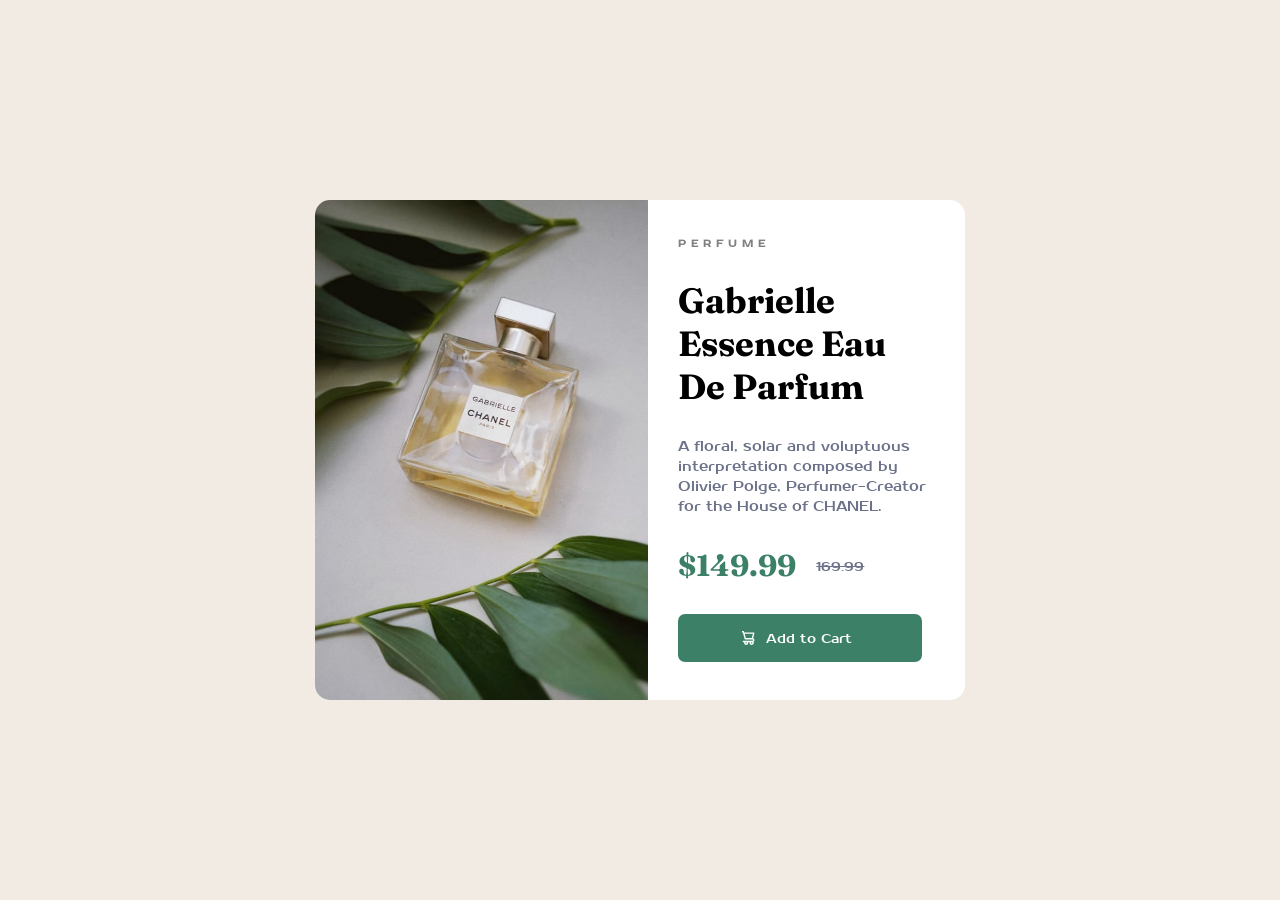
<file: Frontend Mentor/index.html>
<!DOCTYPE html>
<html lang="en">

<head>
  <meta charset="UTF-8">
  <meta http-equiv="X-UA-Compatible" content="IE=edge">
  <meta name="viewport" content="width=device-width, initial-scale=1.0">
  <title>Product card component</title>
  <link rel="stylesheet" href="./style/style.css">
</head>

<body>
  <main>
    <div class="card">
      <img src="./images/image-product-desktop.jpg" alt="perfume" class="card-image"
        style="max-width:100%; height: auto;">
      <div class="description">
        <h1>Perfume</h1>
        <h2>Gabrielle Essence Eau De Parfum</h2>
        <p>A floral, solar and voluptuous interpretation composed by Olivier Polge,
          Perfumer-Creator for the House of CHANEL.</p>
        <h3><span class="sale-price">$149.99</span><span class="price">169.99</span></h3>

        <button> <img src="./images/icon-cart.svg" alt="Cart" class="cart"> Add to Cart</button>
      </div>
    </div>
  </main>


</body>

</html>
</file>
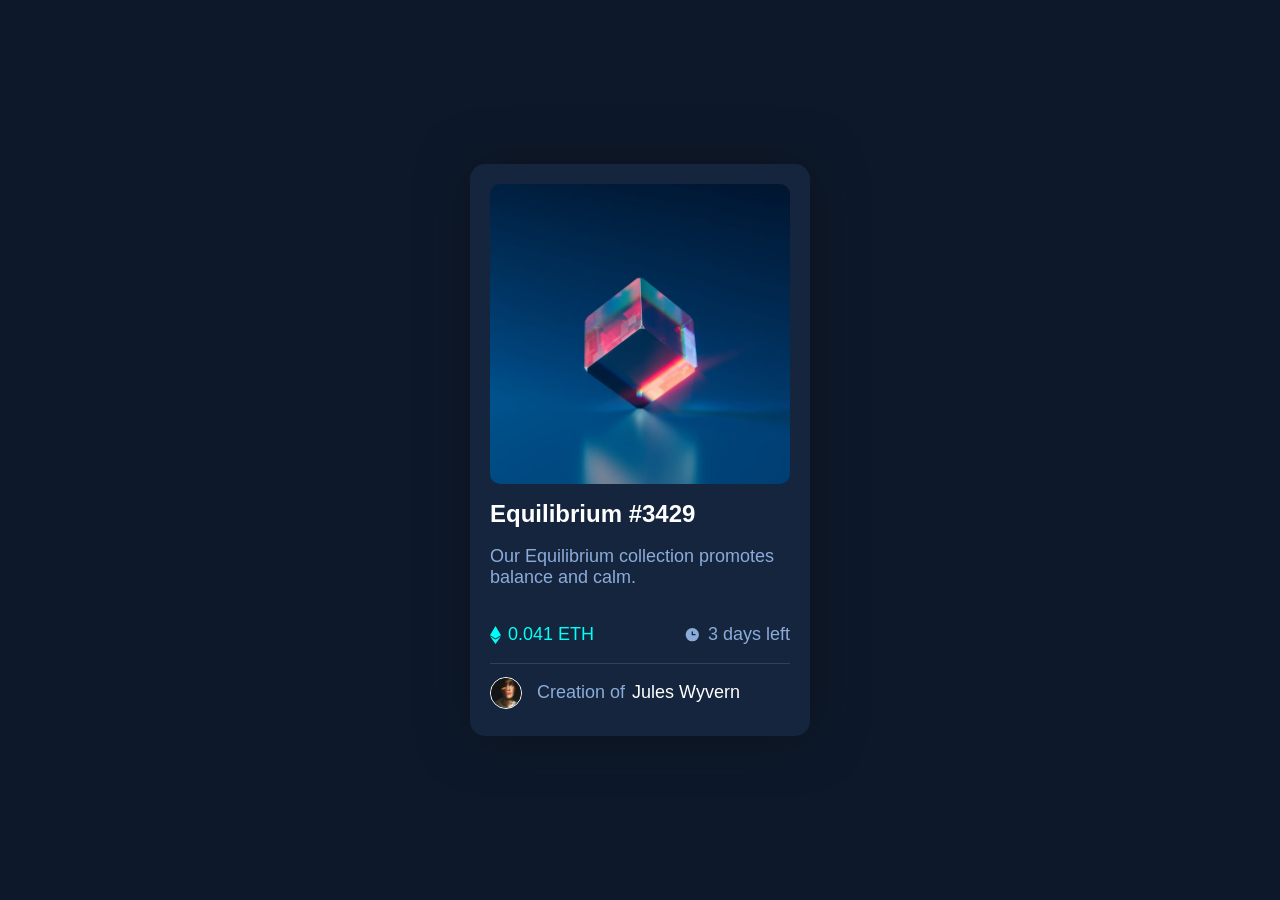
<file: Frontend Mentor/NFT-preview/index.html>
<!DOCTYPE html>
<html lang="en">

<head>
  <meta charset="UTF-8">
  <meta name="viewport" content="width=device-width, initial-scale=1.0">
  <!-- displays site properly based on user's device -->

  <link rel="icon" type="image/png" sizes="32x32" href="./images/favicon-32x32.png">
  <link rel="stylesheet" href="style.css">

  <title>Frontend Mentor | NFT preview card component</title>

  <!-- Feel free to remove these styles or customise in your own stylesheet 👍 -->
  <style>
    .attribution {
      font-size: 11px;
      text-align: center;
    }

    .attribution a {
      color: hsl(228, 45%, 44%);
    }
  </style>
</head>

<body>
  <main>
    <div class="card">
        <div class="container">
            <img class="nft-img" src="images/image-equilibrium.jpg" alt="">
            <div class="img-overlay">
                <img class="eye-icon" src="images/icon-view.svg" alt="">
            </div>
        </div>
        <h1><a href="#">Equilibrium #3429</a></h1>

        <p>Our Equilibrium collection promotes balance and calm.</p>

        <div class="nft-price">
            <div class="eth-price">
                <img src="images/icon-ethereum.svg" alt="" aria-hidden="true">
                <p>0.041 ETH</p>
            </div>
            <div class="days-left">
                <img src="images/icon-clock.svg" alt="" aria-hidden="true">
                <p>3 days left</p>
            </div>
        </div>

        <div class="line"></div>

        <div class="creator-id">
            <img src="images/image-avatar.png" alt="" aria-hidden="true">
            <p>Creation of<a href="#">Jules Wyvern</a></p>
        </div>
    </div>

</main>
</body>

</html>
</file>
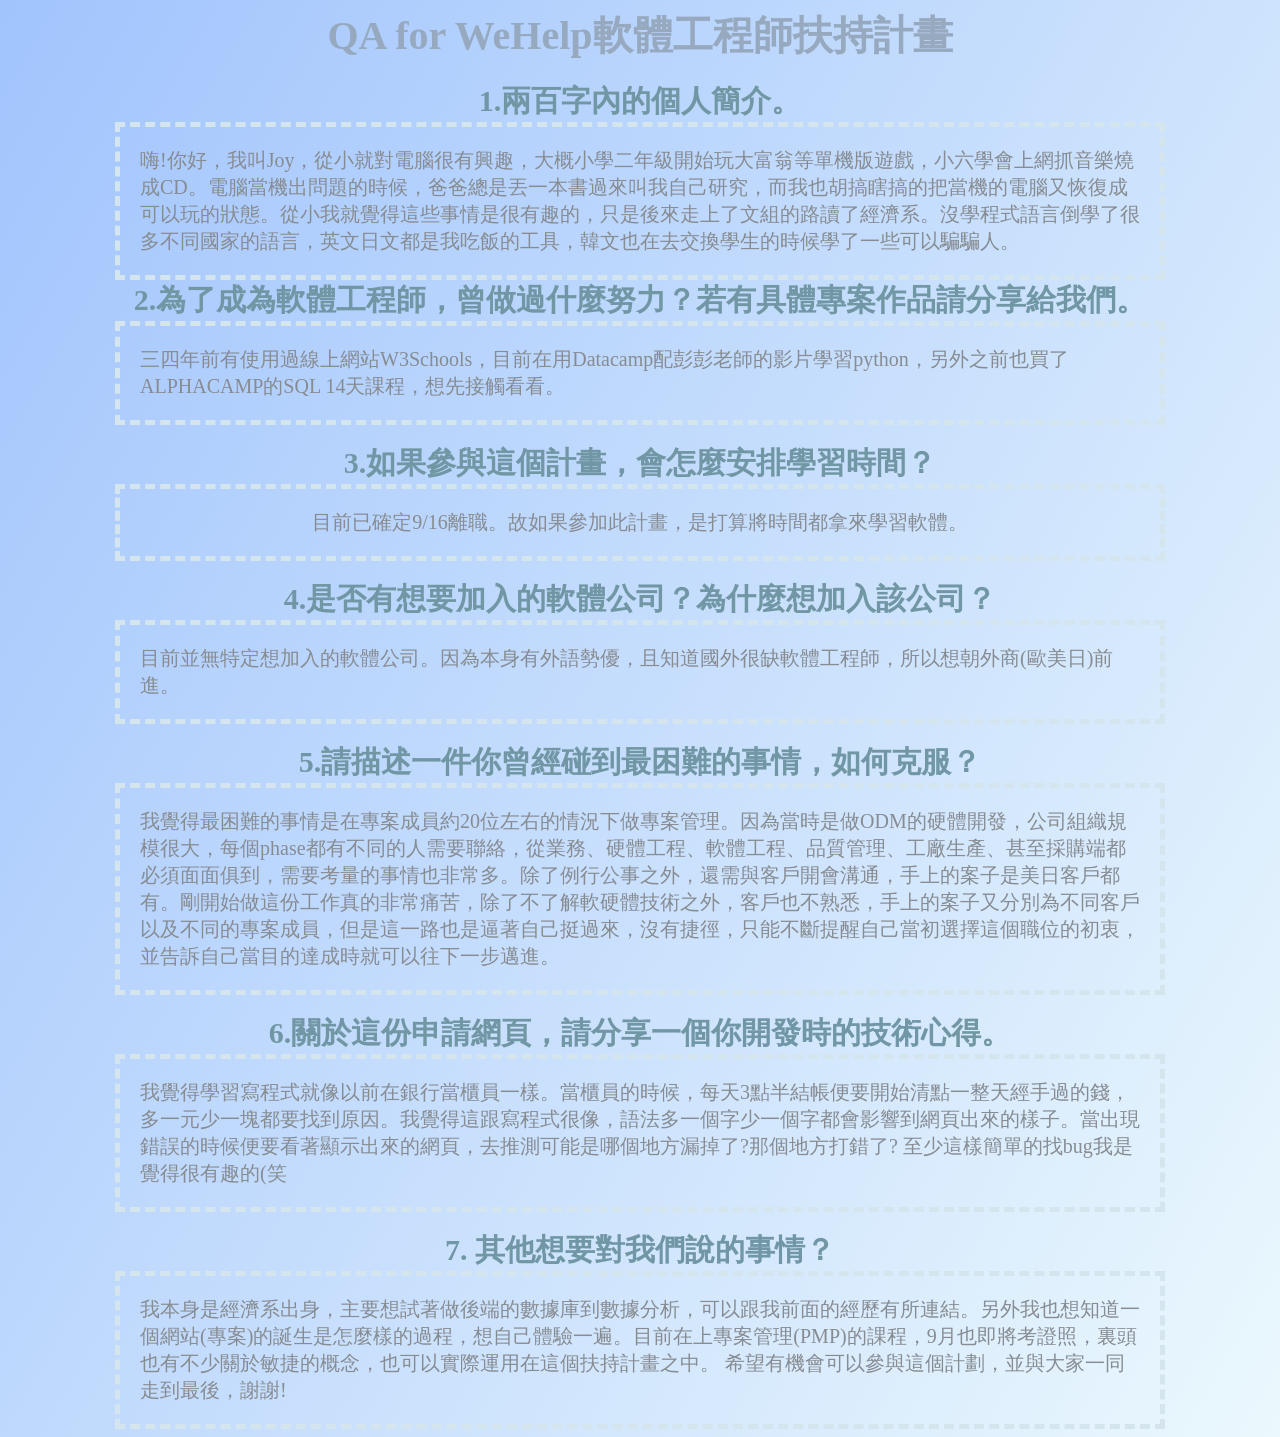
<file: blog.html>
<!DOCTYPE html>
<html lang="zh-TW">

<head>
    <title>Joy's Introduction</title>
    <style type="text/css">
        .title{font-weight:bold ; font-size :40px ;color:#97a9bf; text-align: center;}
        .question{font-weight:bold; font-size: 30px; color: #7197a4;text-align: center } 
        .answer{font-size: 20px; color: #878c92;
                border: 5px dashed #d4e5ed;
                padding: 20px;
                display:flex;
                align-items:center;
                justify-content:center;
                width: 1000px;
                margin: auto;}          
    </style>
</head>
<body>
       <body style="background-image: linear-gradient(120deg, #a1c4fd 0%, #ebf8fd 100%);"</body>
    <div class="title">QA for WeHelp軟體工程師扶持計畫 </div>
    <br>
    <div class="question"> 1.兩百字內的個人簡介。</div>
    <div class="answer">嗨!你好，我叫Joy，從小就對電腦很有興趣，大概小學二年級開始玩大富翁等單機版遊戲，小六學會上網抓音樂燒成CD。電腦當機出問題的時候，爸爸總是丟一本書過來叫我自己研究，而我也胡搞瞎搞的把當機的電腦又恢復成可以玩的狀態。從小我就覺得這些事情是很有趣的，只是後來走上了文組的路讀了經濟系。沒學程式語言倒學了很多不同國家的語言，英文日文都是我吃飯的工具，韓文也在去交換學生的時候學了一些可以騙騙人。</div>
    <div class="question">2.為了成為軟體工程師，曾做過什麼努力？若有具體專案作品請分享給我們。</div>
    <div class="answer">三四年前有使用過線上網站W3Schools，目前在用Datacamp配彭彭老師的影片學習python，另外之前也買了ALPHACAMP的SQL 14天課程，想先接觸看看。</div>
    <br>
    <div class="question">3.如果參與這個計畫，會怎麼安排學習時間？</div>
    <div class="answer">目前已確定9/16離職。故如果參加此計畫，是打算將時間都拿來學習軟體。</div>
    <br>
    <div class="question">4.是否有想要加入的軟體公司？為什麼想加入該公司？</div>
    <div class="answer">目前並無特定想加入的軟體公司。因為本身有外語勢優，且知道國外很缺軟體工程師，所以想朝外商(歐美日)前進。</div>
    <br>
    <div class="question">5.請描述一件你曾經碰到最困難的事情，如何克服？</div>
    <div class="answer">我覺得最困難的事情是在專案成員約20位左右的情況下做專案管理。因為當時是做ODM的硬體開發，公司組織規模很大，每個phase都有不同的人需要聯絡，從業務、硬體工程、軟體工程、品質管理、工廠生產、甚至採購端都必須面面俱到，需要考量的事情也非常多。除了例行公事之外，還需與客戶開會溝通，手上的案子是美日客戶都有。剛開始做這份工作真的非常痛苦，除了不了解軟硬體技術之外，客戶也不熟悉，手上的案子又分別為不同客戶以及不同的專案成員，但是這一路也是逼著自己挺過來，沒有捷徑，只能不斷提醒自己當初選擇這個職位的初衷，並告訴自己當目的達成時就可以往下一步邁進。</div>
    <br>
    <div class="question">6.關於這份申請網頁，請分享一個你開發時的技術心得。</div>
    <div class="answer">我覺得學習寫程式就像以前在銀行當櫃員一樣。當櫃員的時候，每天3點半結帳便要開始清點一整天經手過的錢，多一元少一塊都要找到原因。我覺得這跟寫程式很像，語法多一個字少一個字都會影響到網頁出來的樣子。當出現錯誤的時候便要看著顯示出來的網頁，去推測可能是哪個地方漏掉了?那個地方打錯了?
        至少這樣簡單的找bug我是覺得很有趣的(笑
    </div>
    <br>
    <div class="question">7. 其他想要對我們說的事情？</div>
    <div class="answer">我本身是經濟系出身，主要想試著做後端的數據庫到數據分析，可以跟我前面的經歷有所連結。另外我也想知道一個網站(專案)的誕生是怎麼樣的過程，想自己體驗一遍。目前在上專案管理(PMP)的課程，9月也即將考證照，裏頭也有不少關於敏捷的概念，也可以實際運用在這個扶持計畫之中。
        希望有機會可以參與這個計劃，並與大家一同走到最後，謝謝!</div>
</body>
</html>
</file>
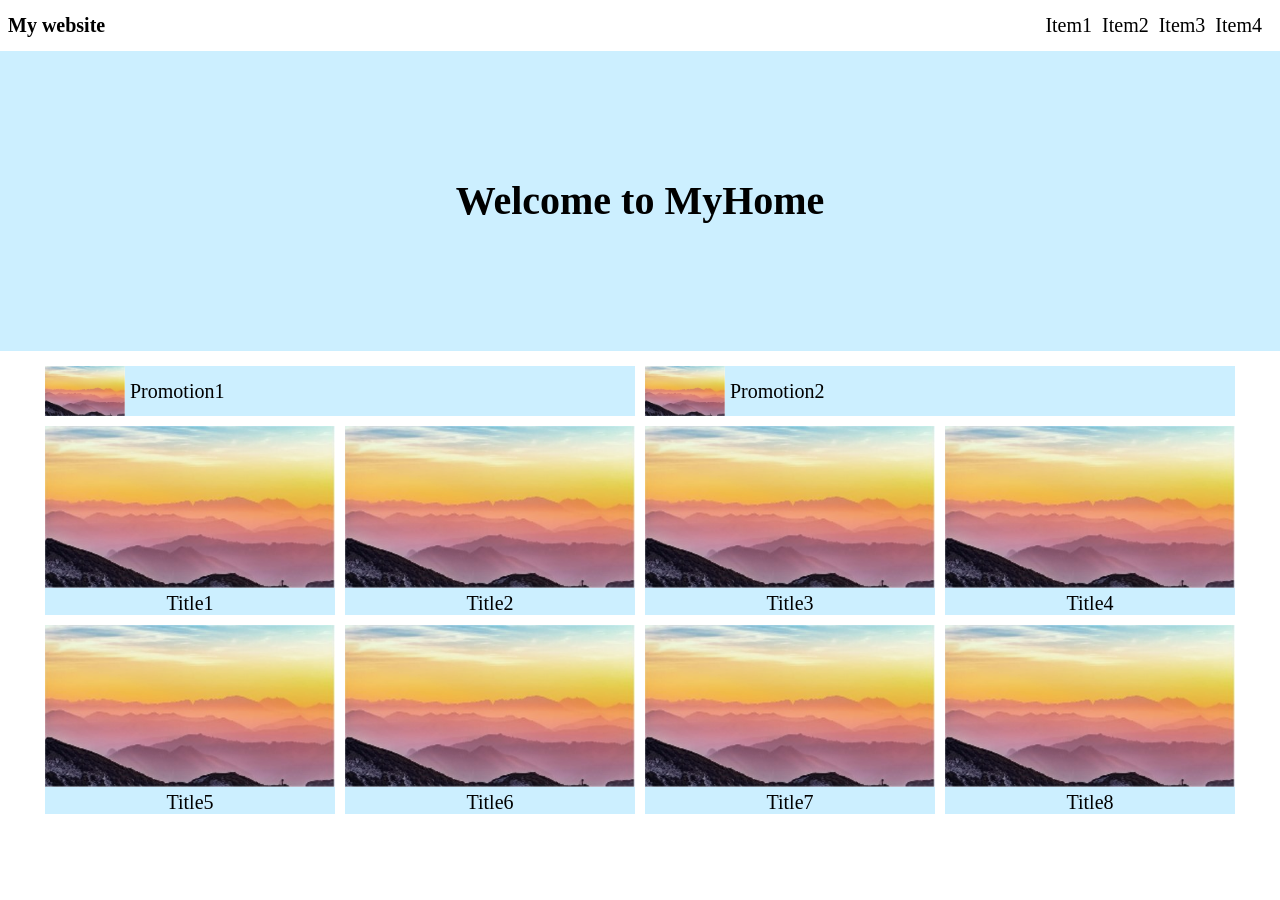
<file: Task_1_Final.html>
<!DOCTYPE html>
<html lang="zh-TW">

<head>
    <meta charset="UTF-8">
    <meta http-equiv="X-UA-Compatible" content="IE=edge">
    <meta name="viewport" content="width=device-width, initial-scale=1.0">
    <title>My Website</title>
    <link href="Style_Final.css" rel="stylesheet" type="text/css" media="all" />
</head>

<body>
    <!-- 最上方導覽列 -->
    <div class="nav_bar">
        <div class="nav_title">My website</div>
        <div class="nav_right">
            <div class="nav_item">Item1</div>
            <div class="nav_item">Item2</div>
            <div class="nav_item">Item3</div>
            <div class="nav_item">Item4</div>
        </div>
        <div class="mobile_menu">
            <img src="./menu_icon.png" alt="burger" width="30px" height="30px">
        </div>
    </div>

    <!-- 主標題 -->
    <header> Welcome to MyHome </header>
    <main>
        <!-- 主內容容器 -->
        <div class="container_card">
            <!-- promote -->
            <div class="promote_container">
                <div class="promote1">
                    <img class="promote_image" src="./Task1pic.jpg" alt="image">
                    <div class="promote_text">Promotion1</div>
                </div>
                <div class="promote2">
                    <img class="promote_image" src="./Task1pic.jpg" alt="image">
                    <div class="promote_text">Promotion2</div>
                </div>
            </div>

            <!-- 圖片區 1-->
            <div class="photo_area">
                <div class="photo_body">
                    <img class="photo" src="./Task1pic.jpg" alt="photo">
                    <div class="photo_text">
                        <div class="photo_title">Title1</div>
                    </div>
                </div>
                <div class="photo_body">
                    <img class="photo" src="./Task1pic.jpg" alt="photo">
                    <div class="photo_text">
                        <div class="photo_title">Title2</div>
                    </div>
                </div>
                <div class="photo_body">
                    <img class="photo" src="./Task1pic.jpg" alt="photo">
                    <div class="photo_text">
                        <div class="photo_title">Title3</div>
                    </div>
                </div>
                <div class="photo_body">
                    <img class="photo" src="./Task1pic.jpg" alt="photo">
                    <div class="photo_text">
                        <div class="photo_title">Title4</div>
                    </div>
                </div>
            </div>


            <!-- 圖片區 2 -->
            <div class="photo_area">
                <div class="photo_body">
                    <img class="photo" src="./Task1pic.jpg" alt="photo">
                    <div class="photo_text">
                        <div class="photo_title">Title5</div>
                    </div>
                </div>
                <div class="photo_body">
                    <img class="photo" src="./Task1pic.jpg" alt="photo">
                    <div class="photo_text">
                        <div class="photo_title">Title6</div>
                    </div>
                </div>
                <div class="photo_body">
                    <img class="photo" src="./Task1pic.jpg" alt="photo">
                    <div class="photo_text">
                        <div class="photo_title">Title7</div>
                    </div>
                </div>
                <div class="photo_body">
                    <img class="photo" src="./Task1pic.jpg" alt="photo">
                    <div class="photo_text">
                        <div class="photo_title">Title8</div>
                    </div>
                </div>
            </div>
        </div>
    </main>
</body>

</html>
</file>
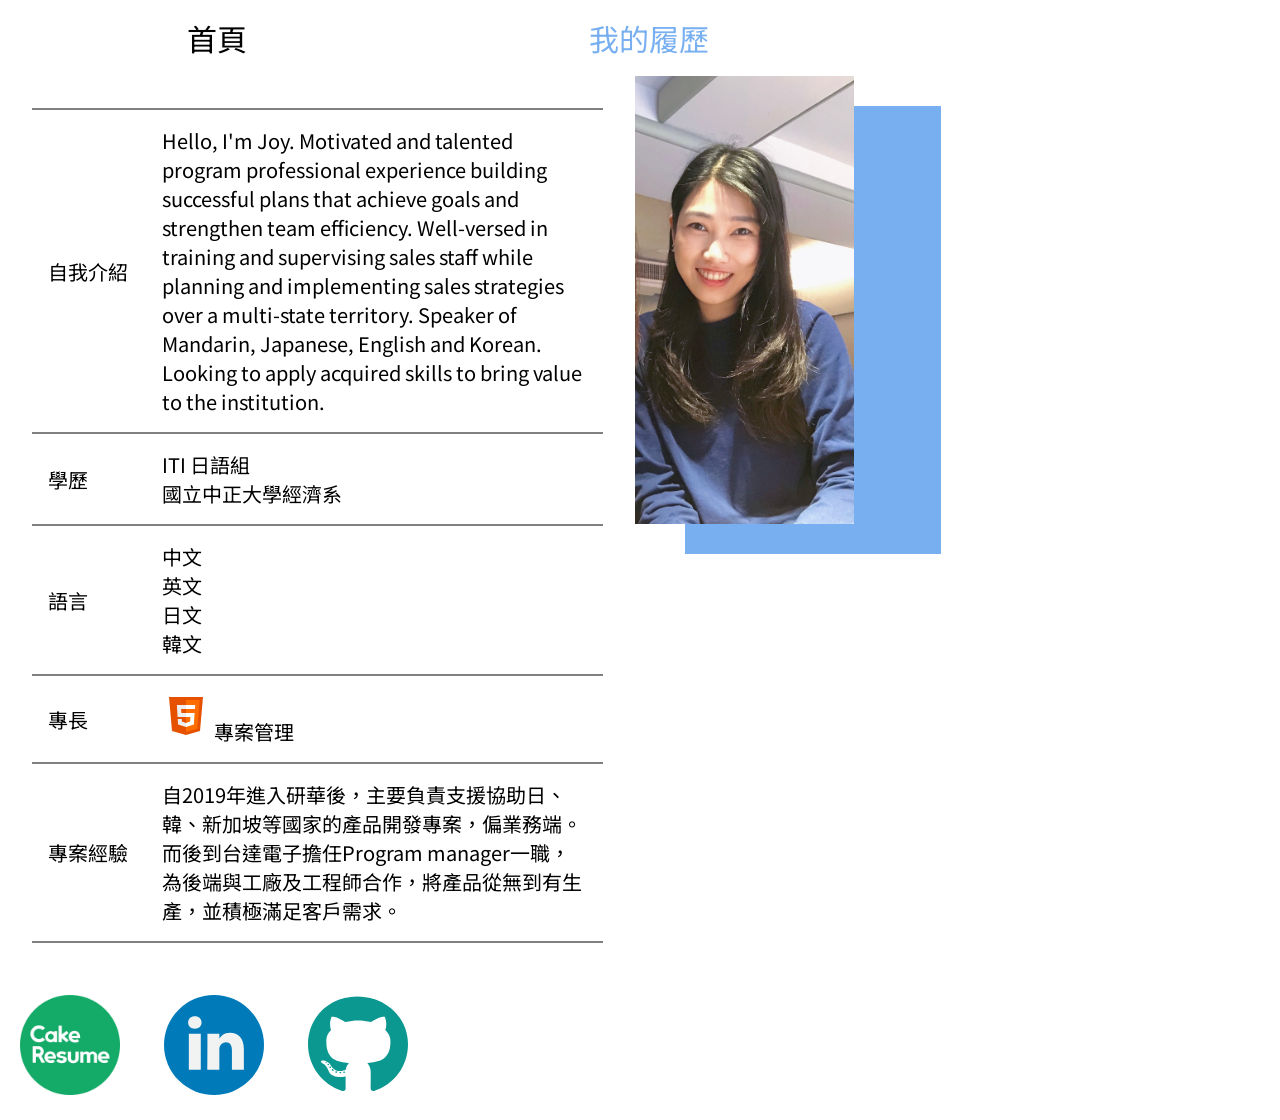
<file: Application/resume.html>
<!DOCTYPE html>
<html lang="zh">

<head>
    <meta charset="UTF-8">
    <meta http-equiv="X-UA-Compatible" content="IE=edge">
    <meta name="viewport" content="width=device-width, initial-scale=1.0">
    <meta name="author" content="Joy Lee">
    <meta name="robots" content="index, follow">
    <meta name="description" content="Joy Lee的個人網站">
    <title>我的履歷</title>
    <link rel="preconnect" href="https://fonts.googleapis.com">
    <link rel="preconnect" href="https://fonts.gstatic.com" crossorigin>
    <link href="https://fonts.googleapis.com/css2?family=Noto+Sans+TC&display=swap" rel="stylesheet">
    <link rel="stylesheet" href="./styles/style.css">
</head>

<body>
    <header>
        <nav>
            <ul>
                <li><a href="index.html">首頁</a></li>
                <li><a class="active" href="#">我的履歷</a></li>
            </ul>
        </nav>
    </header>
    <main>
        <section class="table">
            <table>
                <tr style="border-top: 2px solid grey">
                    <td style="width:20%">自我介紹</td>
                    <td style="width:80%">Hello, I'm Joy.
                        Motivated and talented program professional experience building successful plans that achieve
                        goals and strengthen team efficiency. Well-versed in training and supervising sales staff while
                        planning and implementing sales strategies over a multi-state territory. Speaker of Mandarin,
                        Japanese, English and Korean. Looking to apply acquired skills to bring value to the
                        institution.</td>
                </tr>
                <tr>
                    <td>學歷</td>
                    <td>ITI 日語組 <br> 國立中正大學經濟系 </td>
                </tr>
                <tr>
                    <td>語言</td>
                    <td>中文 <br> 英文<br> 日文<br> 韓文</td>
                </tr>
                <tr>
                    <td>專長</td>
                    <td><img src="./ICONS/icons8-html-5.svg" alt="html">
                        專案管理</td>
                </tr>
                <tr>
                    <td>專案經驗</td>
                    <td>自2019年進入研華後，主要負責支援協助日、韓、新加坡等國家的產品開發專案，偏業務端。而後到台達電子擔任Program
                        manager一職，為後端與工廠及工程師合作，將產品從無到有生產，並積極滿足客戶需求。</t>
                </tr>

            </table>
        </section>
        <section class="picture">
            <img src="./self photo/photo2.jpg" alt="photo2">
            <div class="blueReact"></div>
        </section>
    </main>

    <footer>
        <a href="https://www.cakeresume.com/s--Ln-RjjuO5XkrKMS832iM_Q--/joy-lee"><img src="./ICONS/cakeresume.jpg" alt="cakeresume" title="cakeresume" width="100px" height="100px"></a>
        <a href="https://www.linkedin.com/in/joy-lee-b544b4b8"><img src="./ICONS/linkedin.svg" alt="linkedin" title="linkedin"></a>
        <a href="https://github.com/joylearncode"><img src="./ICONS/github-brands 1.svg" alt="github-brands" title="github"></a>

    </footer>
</body>

</html>
</file>
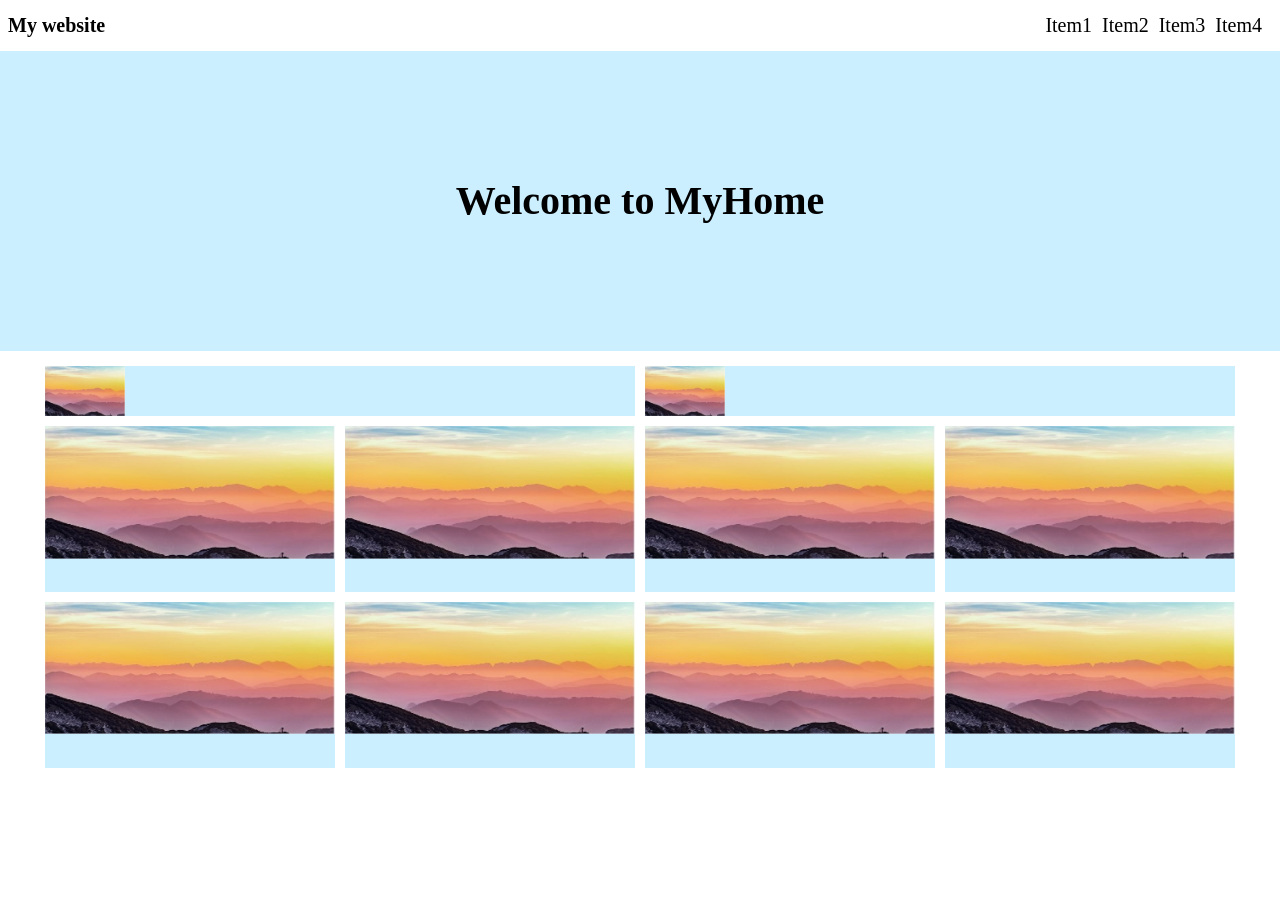
<file: week-3/week-3_index.html>
<!DOCTYPE html>
<html lang="zh-TW">

<head>
    <meta charset="UTF-8">
    <meta http-equiv="X-UA-Compatible" content="IE=edge">
    <meta name="viewport" content="width=device-width, initial-scale=1.0">
    <title>My Website</title>
    <link href="Style_Final.css" rel="stylesheet" type="text/css" media="all" />
</head>

<body>

    <!-- 最上方導覽列 -->
    <div class="nav_bar">
        <div class="nav_title">My website</div>
        <div class="nav_right">
            <div class="nav_item">Item1</div>
            <div class="nav_item">Item2</div>
            <div class="nav_item">Item3</div>
            <div class="nav_item">Item4</div>
        </div>
        <div class="mobile_menu">
            <img src="./menu_icon.png" alt="burger" width="30px" height="30px">
        </div>
    </div>

    <!-- 主標題 -->
    <header> Welcome to MyHome </header>
    <main>
        <!-- 主內容容器 -->
        <div class="container_card">
            <!-- promote -->
            <div class="promote_container">
                <div class="promote1">
                    <img class="promote_image" src="./Task1pic.jpg" alt="image">
                    <!-- <div class="promote_text">Promotion1</div> -->
                </div>
                <div class="promote2">
                    <img class="promote_image" src="./Task1pic.jpg" alt="image">
                    <!-- <div class="promote_text">Promotion2</div> -->
                </div>
            </div>

            <!-- 圖片區 1-->
            <div class="photo_area">
                <div class="photo_body">
                    <img class="photo" src="./Task1pic.jpg" alt="photo">
                    <div class="photo_text">
                        <!-- <div class="photo_title">Title1</div> -->
                    </div>
                </div>
                <div class="photo_body">
                    <img class="photo" src="./Task1pic.jpg" alt="photo">
                    <div class="photo_text">
                        <!-- <div class="photo_title">Title2</div> -->
                    </div>
                </div>
                <div class="photo_body">
                    <img class="photo" src="./Task1pic.jpg" alt="photo">
                    <div class="photo_text">
                        <!-- <div class="photo_title">Title3</div> -->
                    </div>
                </div>
                <div class="photo_body">
                    <img class="photo" src="./Task1pic.jpg" alt="photo">
                    <div class="photo_text">
                        <!-- <div class="photo_title">Title4</div> -->
                    </div>
                </div>
            </div>


            <!-- 圖片區 2 -->
            <div class="photo_area">
                <div class="photo_body">
                    <img class="photo" src="./Task1pic.jpg" alt="photo">
                    <div class="photo_text">
                        <!-- <div class="photo_title">Title5</div> -->
                    </div>
                </div>
                <div class="photo_body">
                    <img class="photo" src="./Task1pic.jpg" alt="photo">
                    <div class="photo_text">
                        <!-- <div class="photo_title">Title6</div> -->
                    </div>
                </div>
                <div class="photo_body">
                    <img class="photo" src="./Task1pic.jpg" alt="photo">
                    <div class="photo_text">
                        <!-- <div class="photo_title">Title7</div> -->
                    </div>
                </div>
                <div class="photo_body">
                    <img class="photo" src="./Task1pic.jpg" alt="photo">
                    <div class="photo_text">
                        <!-- <div class="photo_title">Title8</div> -->
                    </div>
                </div>
            </div>
        </div>
    </main>
</body>

<script src="./week-3-JS.js"></script>

</html>
</file>
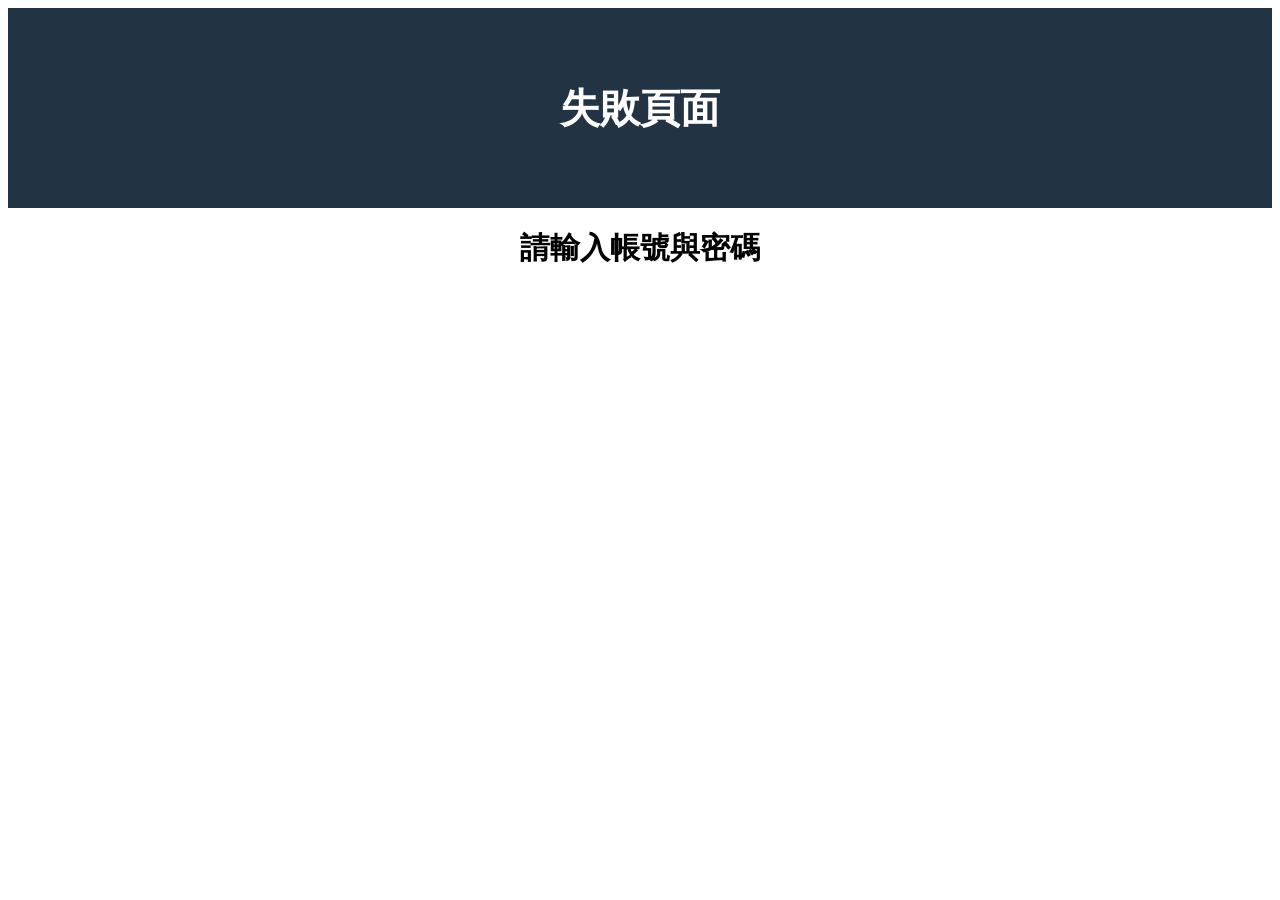
<file: week-4/templates/error2.html>
<!DOCTYPE html>
<html lang="zh">

<head>
    <meta charset="UTF-8">
    <meta http-equiv="X-UA-Compatible" content="IE=edge">
    <meta name="viewport" content="width=device-width, initial-scale=1.0">
    <title>Failed</title>
    <style>
        header {
           height: 200px;
           background-color: #234;
           display: flex;
           justify-content: center;
           align-items: center;
       }

       header h1 {
           color: white;
           font-size: 40px;
       }

       body h2 {
           display: flex;
           align-items: center;
           justify-content: center;
           font-size: 30px;
           margin: 20px;
       }
   </style>
</head>

<body>
    <header>
        <h1>失敗頁面</h1>
    </header>

    <h2>請輸入帳號與密碼</h2>

</body>

</html>
</file>
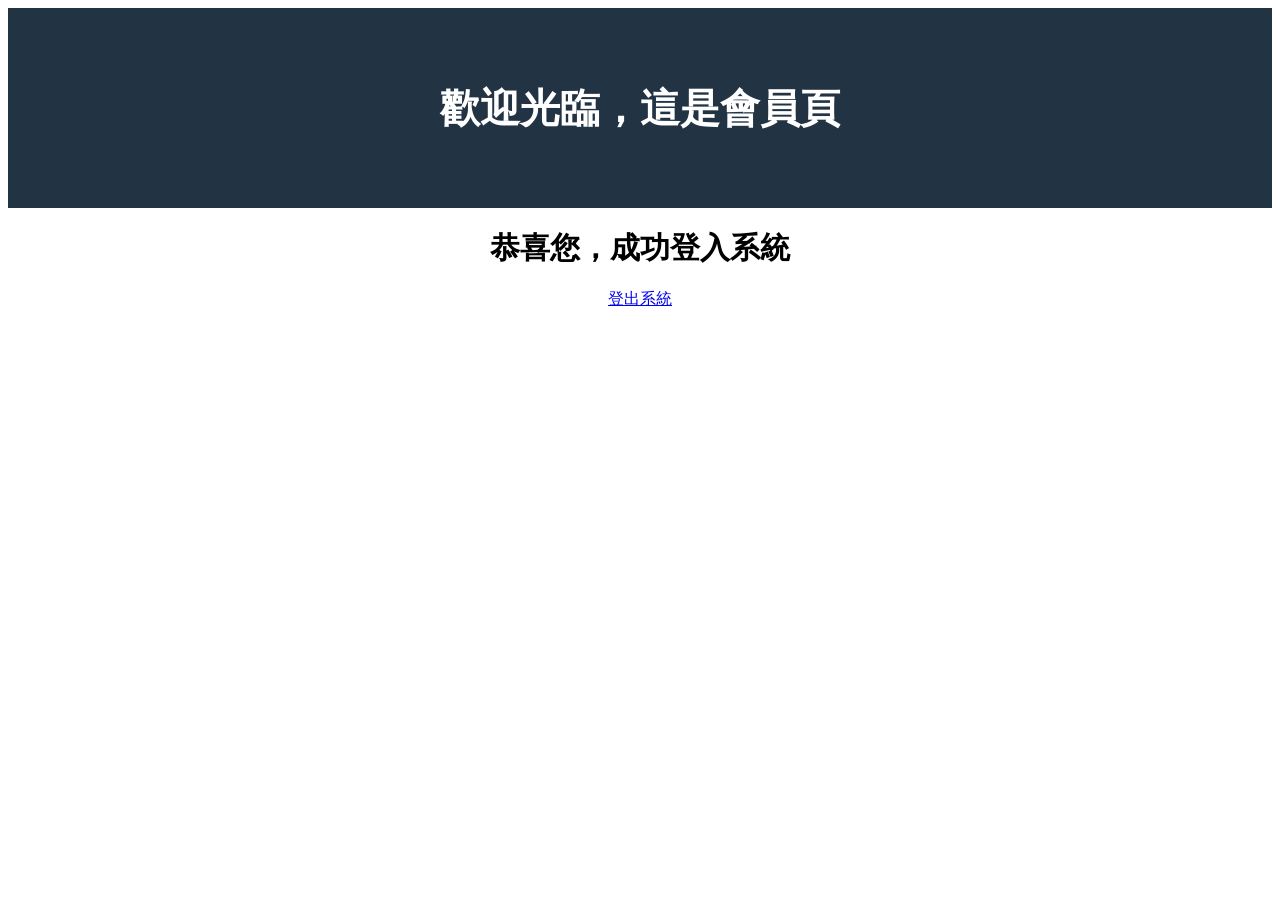
<file: week-4/templates/member.html>
<!DOCTYPE html>
<html lang="zh">

<head>
    <meta charset="UTF-8">
    <meta http-equiv="X-UA-Compatible" content="IE=edge">
    <meta name="viewport" content="width=device-width, initial-scale=1.0">
    <title>Successful</title>
    <style>
        header {
            height: 200px;
            background-color: #234;
            display: flex;
            justify-content: center;
            align-items: center;
        }

        header h1 {
            color: white;
            font-size: 40px;
        }

        body h2 {
            display: flex;
            align-items: center;
            justify-content: center;
            font-size: 30px;
            margin: 20px;
        }
        .signout{
            display: flex;
            justify-content: center;
        }
    </style>
</head>

<body>
    <header>
        <h1>歡迎光臨，這是會員頁</h1>
    </header>

    <h2>恭喜您，成功登入系統</h2>
    <div class="signout">
        <a href="/signout" method="get">登出系統</a>
    </div>

</html>
</file>
<file: Application/styles/animation.css>
div.animation {
  width: 100%;
  height: 100vh;
  background-color: #78AFF0;
  position: fixed;
  top: 0;
  z-index: 10;
  display: flex;
  justify-content: center;
  align-items: center;
}

#first {
  stroke-dasharray: 229px;
  stroke-dashoffset: 229px;
  -webkit-animation: fadeInside 0.6s ease-in forwards;
          animation: fadeInside 0.6s ease-in forwards;
}

#second {
  stroke-dasharray: 365px;
  stroke-dashoffset: 365px;
  -webkit-animation: fadeInside 0.6s ease-in forwards 0.3s;
          animation: fadeInside 0.6s ease-in forwards 0.3s;
}

#third {
  stroke-dasharray: 325px;
  stroke-dashoffset: 325px;
  -webkit-animation: fadeInside 0.6s ease-in forwards 0.6s;
          animation: fadeInside 0.6s ease-in forwards 0.6s;
}

#fourth {
  stroke-dasharray: 509px;
  stroke-dashoffset: 509px;
  -webkit-animation: fadeInside 0.6s ease-in forwards 0.9s;
          animation: fadeInside 0.6s ease-in forwards 0.9s;
}

#fifth {
  stroke-dasharray: 331px;
  stroke-dashoffset: 331px;
  -webkit-animation: fadeInside 0.6s ease-in forwards 1.2s;
          animation: fadeInside 0.6s ease-in forwards 1.2s;
}

#sixth {
  stroke-dasharray: 331px;
  stroke-dashoffset: 331px;
  -webkit-animation: fadeInside 0.6s ease-in forwards 1.5s;
          animation: fadeInside 0.6s ease-in forwards 1.5s;
}

#seventh {
  stroke-dasharray: 1245px;
  stroke-dashoffset: 1245px;
  -webkit-animation: fadeInside 0.6s ease-in forwards;
          animation: fadeInside 0.6s ease-in forwards;
}

#eighth {
  stroke-dasharray: 947px;
  stroke-dashoffset: 947px;
  -webkit-animation: fadeInside 0.6s ease-in forwards 0.4s;
          animation: fadeInside 0.6s ease-in forwards 0.4s;
}

#ninth {
  stroke-dasharray: 920px;
  stroke-dashoffset: 920px;
  -webkit-animation: fadeInside 0.6s ease-in forwards 0.8s;
          animation: fadeInside 0.6s ease-in forwards 0.8s;
}

#tenth {
  stroke-dasharray: 1122px;
  stroke-dashoffset: 1122px;
  -webkit-animation: fadeInside 0.6s ease-in forwards 1.2s;
          animation: fadeInside 0.6s ease-in forwards 1.2s;
}

#eleventh {
  stroke-dasharray: 472px;
  stroke-dashoffset: 472px;
  -webkit-animation: fadeInside 0.6s ease-in forwards 1.6s;
          animation: fadeInside 0.6s ease-in forwards 1.6s;
}

#twelfth {
  stroke-dasharray: 1024px;
  stroke-dashoffset: 1024px;
  -webkit-animation: fadeInside 0.6s ease-in forwards 2s;
          animation: fadeInside 0.6s ease-in forwards 2s;
}

#thirteenth {
  stroke-dasharray: 976px;
  stroke-dashoffset: 976px;
  -webkit-animation: fadeInside 0.6s ease-in forwards 2.4s;
          animation: fadeInside 0.6s ease-in forwards 2.4s;
}

svg {
  -webkit-animation: fill 1s ease-in forwards 2.8s;
          animation: fill 1s ease-in forwards 2.8s;
}

@-webkit-keyframes fadeInside {
  to {
    stroke-dashoffset: 0px;
  }
}

@keyframes fadeInside {
  to {
    stroke-dashoffset: 0px;
  }
}
@-webkit-keyframes fill {
  from {
    fill: transparent;
  }
  to {
    fill: white;
  }
}
@keyframes fill {
  from {
    fill: transparent;
  }
  to {
    fill: white;
  }
}/*# sourceMappingURL=animation.css.map */
</file>
<file: Application/styles/style.css>
* {
  padding: 0;
  margin: 0;
  box-sizing: border-box;
  font-family: "Noto Sans TC", sans-serif;
}

body {
  position: relative;
}

.blue {
  position: absolute;
  top: -10vh;
  right: 0;
  z-index: -1;
  width: 55vw;
  height: 150vh;
}

header nav {
  width: 100%;
}
header nav ul {
  padding: 1rem;
  width: 70%;
  display: flex;
  list-style-type: none;
  justify-content: space-around;
}
header nav ul li {
  font-size: 30px;
}
header nav ul li a {
  color: black;
  text-decoration: none;
}

main {
  display: flex;
  flex-wrap: wrap;
}
main section.left {
  flex: 3 1 500px;
  padding: 2rem;
}
main section.left h1 {
  font-size: 40px;
  color: #78AFF0;
  line-height: 70px;
}
main section.left p {
  font-size: 30px;
  line-height: 45px;
  padding: 1rem 0rem;
}
main section.right {
  flex: 1 1 600px;
  position: relative;
}
main section.right img {
  border-radius: 20%;
  height: 40vw;
  position: absolute;
  top: 54vh;
  right: 12vw;
  transform: translateY(-50%);
}
main section.table {
  flex: 3 1 500px;
  padding: 2rem;
}
main section.table table {
  border-collapse: collapse;
}
main section.table table tr {
  border-bottom: 2px solid gray;
  transition: all 0.2s ease;
}
main section.table table tr td {
  padding: 1rem;
  font-size: 20px;
}
main section.table table tr:hover {
  background-color: #c3e3f7;
}
main section.picture {
  flex: 1 1 600px;
  position: relative;
}
main section.picture img {
  height: 35vw;
}
main section.picture div.blueReact {
  width: 20vw;
  height: 35vw;
  background-color: #78AFF0;
  position: absolute;
  top: 30px;
  left: 50px;
  z-index: -1;
}
main section.form {
  flex: 1 1 600px;
}
main section.form form {
  height: 70vh;
  display: flex;
  flex-direction: column;
  justify-content: space-around;
  padding: 1.5rem;
}
main section.form form div {
  margin: 0.5rem;
}
main section.form form div label {
  font-size: 1.5rem;
  margin-right: 1rem;
}
main section.form form div input,
main section.form form div textarea {
  background-color: #78AFF0;
  color: #01224b;
  font-size: 1.25rem;
  padding: 0.5rem 0.25rem;
  border: none;
  width: 80%;
}
main section.form form div textarea {
  vertical-align: top;
}
main section.form form button {
  align-self: center;
  width: 10rem;
  background-color: #78AFF0;
  color: white;
  cursor: pointer;
  border: none;
  padding: 1rem 2rem;
  font-size: 1.5rem;
  border-radius: 10px;
}
main div.line {
  background-color: gray;
  width: 3px;
}
main section.contact {
  flex: 1 1 500px;
  display: flex;
  align-items: center;
  padding: 2rem;
}
main section.contact div.content h2 {
  margin: 1rem 0rem;
}

footer img {
  margin: 20px;
}

.active {
  color: #78AFF0;
}

@media screen and (max-width: 1100px) {
  .blue {
    opacity: 0.5;
  }
  header nav ul {
    flex-direction: column;
    width: 100%;
  }
  header nav ul li {
    padding: 1rem 0rem;
    border-bottom: 2px solid gray;
  }
  main section.right {
    display: flex;
    justify-content: center;
    align-items: center;
    margin: 1rem;
  }
  main section.right img {
    position: static;
    transform: none;
    width: 50vw;
    height: 50vw;
  }
  main section.picture {
    display: flex;
    justify-content: center;
    align-items: center;
  }
  main section.picture div.blueReact {
    display: none;
  }
  footer {
    justify-content: center;
  }
  footer a {
    padding: 1rem;
  }
}/*# sourceMappingURL=style.css.map */
</file>
<file: Frontend Mentor/style/style.css>
@import url("https://fonts.googleapis.com/css2?family=Fraunces:opsz@9..144&family=Prosto+One&display=swap");
* {
  box-sizing: border-box;
  /* flex-wrap: wrap; */
}

body {
  background-color: hsl(30deg, 38%, 92%);
  margin: 0;
  min-height: 100vh;
  display: grid;
  place-content: center;
}

.card {
  display: flex;
  width: 650px;
  height: 500px;
  background-color: white;
  border-radius: 15px;
}

.card-image {
  border-top-left-radius: 15px;
  border-bottom-left-radius: 15px;
}

button {
  padding: 15px 70px;
  border-radius: 7px;
  border: none;
  background-color: hsl(158deg, 36%, 37%);
  color: white;
  font-size: 13px;
  font-family: "Prosto One", cursive;
}

.cart {
  position: relative;
  right: 6px;
  top: 2px;
  block-size: 14px;
}

.description {
  padding: 30px;
}

h1 {
  font-size: 10px;
  color: grey;
  font-family: "Prosto One", cursive;
  text-transform: uppercase;
  letter-spacing: 5px;
  font-weight: 700px;
}

h2 {
  font-family: "Fraunces", serif;
  font-weight: 700px;
  font-size: 35px;
}

h3 {
  font-family: "Fraunces", serif;
  font-size: 30px;
}

.sale-price {
  color: hsl(158deg, 36%, 37%);
}

.price {
  font-family: "Prosto One", cursive;
  font-weight: 500;
  text-decoration: line-through;
  font-size: 13px;
  position: relative;
  left: 20px;
  bottom: 5px;
  color: hsl(228deg, 12%, 48%);
}

p {
  font-family: "Prosto One", cursive;
  font-size: 14px;
  color: hsl(228deg, 12%, 48%);
  line-height: 20px;
}/*# sourceMappingURL=style.css.map */
</file>
<file: Frontend Mentor/NFT-preview/style.css>
body {
    margin: 0;
    padding: 0;
    height: 100vh;
    font-size: 18px;
    font-family: 'Outfit', sans-serif;
    display: grid;
    place-content: center;
    background: hsl(217, 54%, 11%);
    color: hsl(215, 51%, 70%);
}

.card {
    background: hsl(216, 50%, 16%);
    border-radius: 15px;
    box-shadow: 1px 1px 50px hsl(215, 32%, 8%);
    padding: 20px 20px 15px 20px;
    width: 300px
}

.container {
    position: relative;
    width: 300px;

}

.nft-img {
    display: block;
    width: 100%;
    height: auto;
    border-radius: 10px;
}

.img-overlay {
    position: absolute;
    top: 0;
    bottom: 0;
    left: 0;
    right: 0;
    height: 100%;
    width: 100%;
    opacity: 0;
    transition: .5s ease;
    background-color: hsla(178, 100%, 50%, 0.4);
    border-radius: 10px;
}

h1 {
    font-size: 1.5rem;
}

a {
    text-decoration: none;
    color: hsl(0, 0%, 100%);
}

.nft-price {
    display: flex;
    justify-content: space-between;
    align-items: center;
}

.nft-price p {
    margin-left: 7px;
}

.eth-price {
    display: flex;
    align-items: center;
}

.eth-price p {
    color: hsl(178, 100%, 50%);
}

.days-left {
    display: flex;
    align-items: center;
}

.creator-id {
    display: flex;
    align-items: center;
}

.line {
    margin: 0;
    border-top: 1px solid hsl(215, 32%, 27%);
}

.creator-id p {
    margin-left: 15px;
}

.creator-id a {
    margin-left: 7px;
}

.creator-id img {
    width: 30px;
    border: 1px solid hsl(0, 0%, 100%);
    border-radius: 50%;
}

a:hover {
    color: hsl(178, 100%, 50%);
}


.container:hover .nft-img {
    opacity: 0.3;
}

.container:hover .img-overlay {
    opacity: 1;
    cursor: pointer;
}

.eye-icon {
    position: absolute;
    top: 50%;
    left: 50%;
    -webkit-transform: translate(-50%, -50%);
    -ms-transform: translate(-50%, -50%);
    transform: translate(-50%, -50%);
}
</file>
<file: Style_Final.css>
/* 一定要做的設定 */
* {
    /* 讓畫面上的所有元素以邊框計算大小 */
    box-sizing: border-box;
    /* 設定完成後再註解起來 */
    /* border: 1px solid black;  */
    /* 只要內容放不下就換行 */
    flex-wrap: wrap;
}

body{
margin: 0%;
}

.nav_bar {
    display: flex;
    height: 35px;
    margin: 8px;
}

.nav_title {
    flex: none;
    font-size: 20px;
    font-weight: bold;
    justify-content: center;
    line-height: 35px;
}

.nav_right {
    display: flex;
    justify-content: flex-end;
    flex: auto;


}

.nav_item {
    font-size: 20px;
    flex: none;
    margin-right: 10px;
    display: block;
    line-height: 35px;
}

/* 漢堡包 */
.mobile_menu {
    display: none;
}

/* 主標題 */

header {
    background-color: #CCEFFF;
    color: rgb(0, 0, 0);
    font-weight: bold;
    font-size: 40px;
    text-align: center;
    height: 300px;
    line-height: 300px;
}

/* 主內容設定 */

main {
    display: flex;
    flex-wrap: wrap;
    justify-content: center;
}


.container_card {
    width: 1200px;
    margin: 0 auto;
    margin-top: 10px;

}

/* promotion */

.promote_container {
    display: flex;
    padding: 5px;


}

.promote1 {
    display: flex;
    width: 50%;
    align-items: center;
    height: 50px;
    background-color: #CCEFFF;
    border-right: 5px solid white;


}

.promote2 {
    display: flex;
    width: 50%;
    align-items: center;
    height: 50px;
    background-color: #CCEFFF;
    border-left: 5px solid white;
}


.promote_image {
    width: 80px;
    height: 100%;
    justify-content: left;

}

.promote_text {
    justify-content: center;
    font-size: 20px;
    margin: 5px;
}

/* 照片 */

.photo_area {
    display: flex;
    justify-content: center;
}

.photo_body {
    flex: none;
    width: 25%;
    background-color: #CCEFFF;
    border: 5px solid white;

}

.photo {
    width: 100%;

}

.phtot_text {
    padding: 0px 5px;
}

.photo_title {
    font-size: 20px;
    text-align: center;
    background-color: #CCEFFF;

}



/* 螢幕解析度小於1200px */
@media (max-width:1200px) {

    .promote_container {
        flex-wrap: wrap;
        justify-content: center;
    }

    .promote1 {

        width: 45%;
    }

    .promote2 {

        width: 45%;
    }

    .photo_area {
        flex-wrap: wrap;
    }

    .photo_body {
        width: 45%;

    }


}

/* 螢幕解析度小於600px */
@media (max-width:600px) {

    .promote_container {
        flex-wrap: wrap;

    }

    .promote1 {
        width: 90%;
        border-right: 5px solid #CCEFFF;
        margin: 10px;
    }

    .promote2 {
        width: 90%;
        border-left: 0px;
    }

    .photo_body {
        width: 90%;

    }

    .nav_item {
        display: none;
    }

    .mobile_menu {
        display: block;
    }

}
</file>
<file: week-3/Style_Final.css>
/* 一定要做的設定 */
* {
    /* 讓畫面上的所有元素以邊框計算大小 */
    box-sizing: border-box;
    /* 設定完成後再註解起來 */
    /* border: 1px solid black;  */
    /* 只要內容放不下就換行 */
    flex-wrap: wrap;
}

body{
margin: 0%;
}

.nav_bar {
    display: flex;
    height: 35px;
    margin: 8px;
}

.nav_title {
    flex: none;
    font-size: 20px;
    font-weight: bold;
    justify-content: center;
    line-height: 35px;
}

.nav_right {
    display: flex;
    justify-content: flex-end;
    flex: auto;


}

.nav_item {
    font-size: 20px;
    flex: none;
    margin-right: 10px;
    display: block;
    line-height: 35px;
}

/* 漢堡包 */
.mobile_menu {
    display: none;
}

/* 主標題 */

header {
    background-color: #CCEFFF;
    color: rgb(0, 0, 0);
    font-weight: bold;
    font-size: 40px;
    text-align: center;
    height: 300px;
    line-height: 300px;
}

/* 主內容設定 */

main {
    display: flex;
    flex-wrap: wrap;
    justify-content: center;
}


.container_card {
    width: 1200px;
    margin: 0 auto;
    margin-top: 10px;

}

/* promotion */

.promote_container {
    display: flex;
    padding: 5px;


}

.promote1 {
    display: flex;
    width: 50%;
    align-items: center;
    height: 50px;
    background-color: #CCEFFF;
    border-right: 5px solid white;


}

.promote2 {
    display: flex;
    width: 50%;
    align-items: center;
    height: 50px;
    background-color: #CCEFFF;
    border-left: 5px solid white;
}


.promote_image {
    width: 80px;
    height: 100%;
    justify-content: left;

}

.promote_text {
    justify-content: center;
    font-size: 20px;
    margin: 5px;
}

/* 照片 */

.photo_area {
    display: flex;
    justify-content: center;
}

.photo_body {
    flex: none;
    width: 25%;
    background-color: #CCEFFF;
    border: 5px solid white;

}

.photo {
    width: 100%;
    height: 80%;

}

.phtot_text {
    padding: 0px 5px;
}

.photo_title {
    font-size: 20px;
    text-align: center;
    background-color: #CCEFFF;
    margin-top: 5px;

}



/* 螢幕解析度小於1200px */
@media (max-width:1200px) {

    .promote_container {
        flex-wrap: wrap;
        justify-content: center;
    }

    .promote1 {

        width: 45%;
    }

    .promote2 {

        width: 45%;
    }

    .photo_area {
        flex-wrap: wrap;
    }

    .photo_body {
        width: 45%;

    }


}

/* 螢幕解析度小於600px */
@media (max-width:600px) {

    .promote_container {
        flex-wrap: wrap;

    }

    .promote1 {
        width: 90%;
        border-right: 5px solid #CCEFFF;
        margin: 10px;
    }

    .promote2 {
        width: 90%;
        border-left: 0px;
    }

    .photo_body {
        width: 90%;

    }

    .nav_item {
        display: none;
    }

    .mobile_menu {
        display: block;
    }

}
</file>
